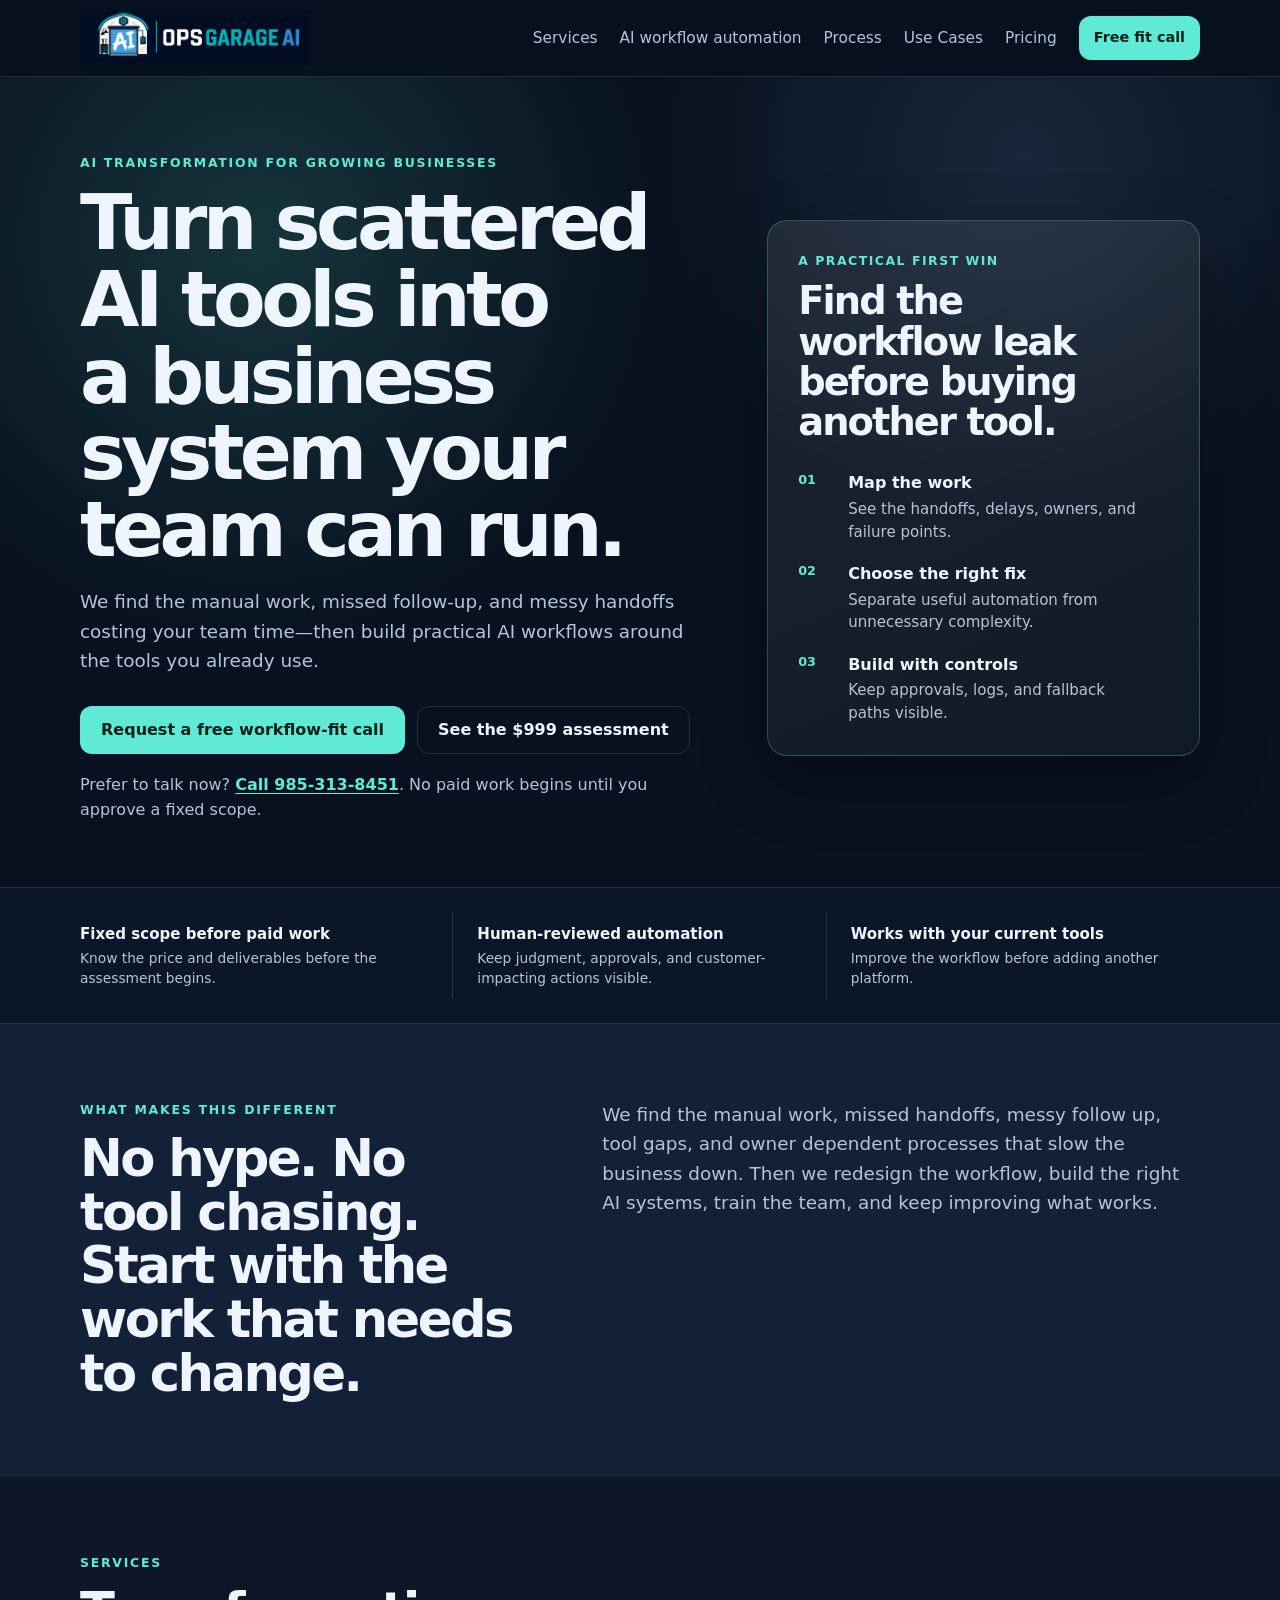
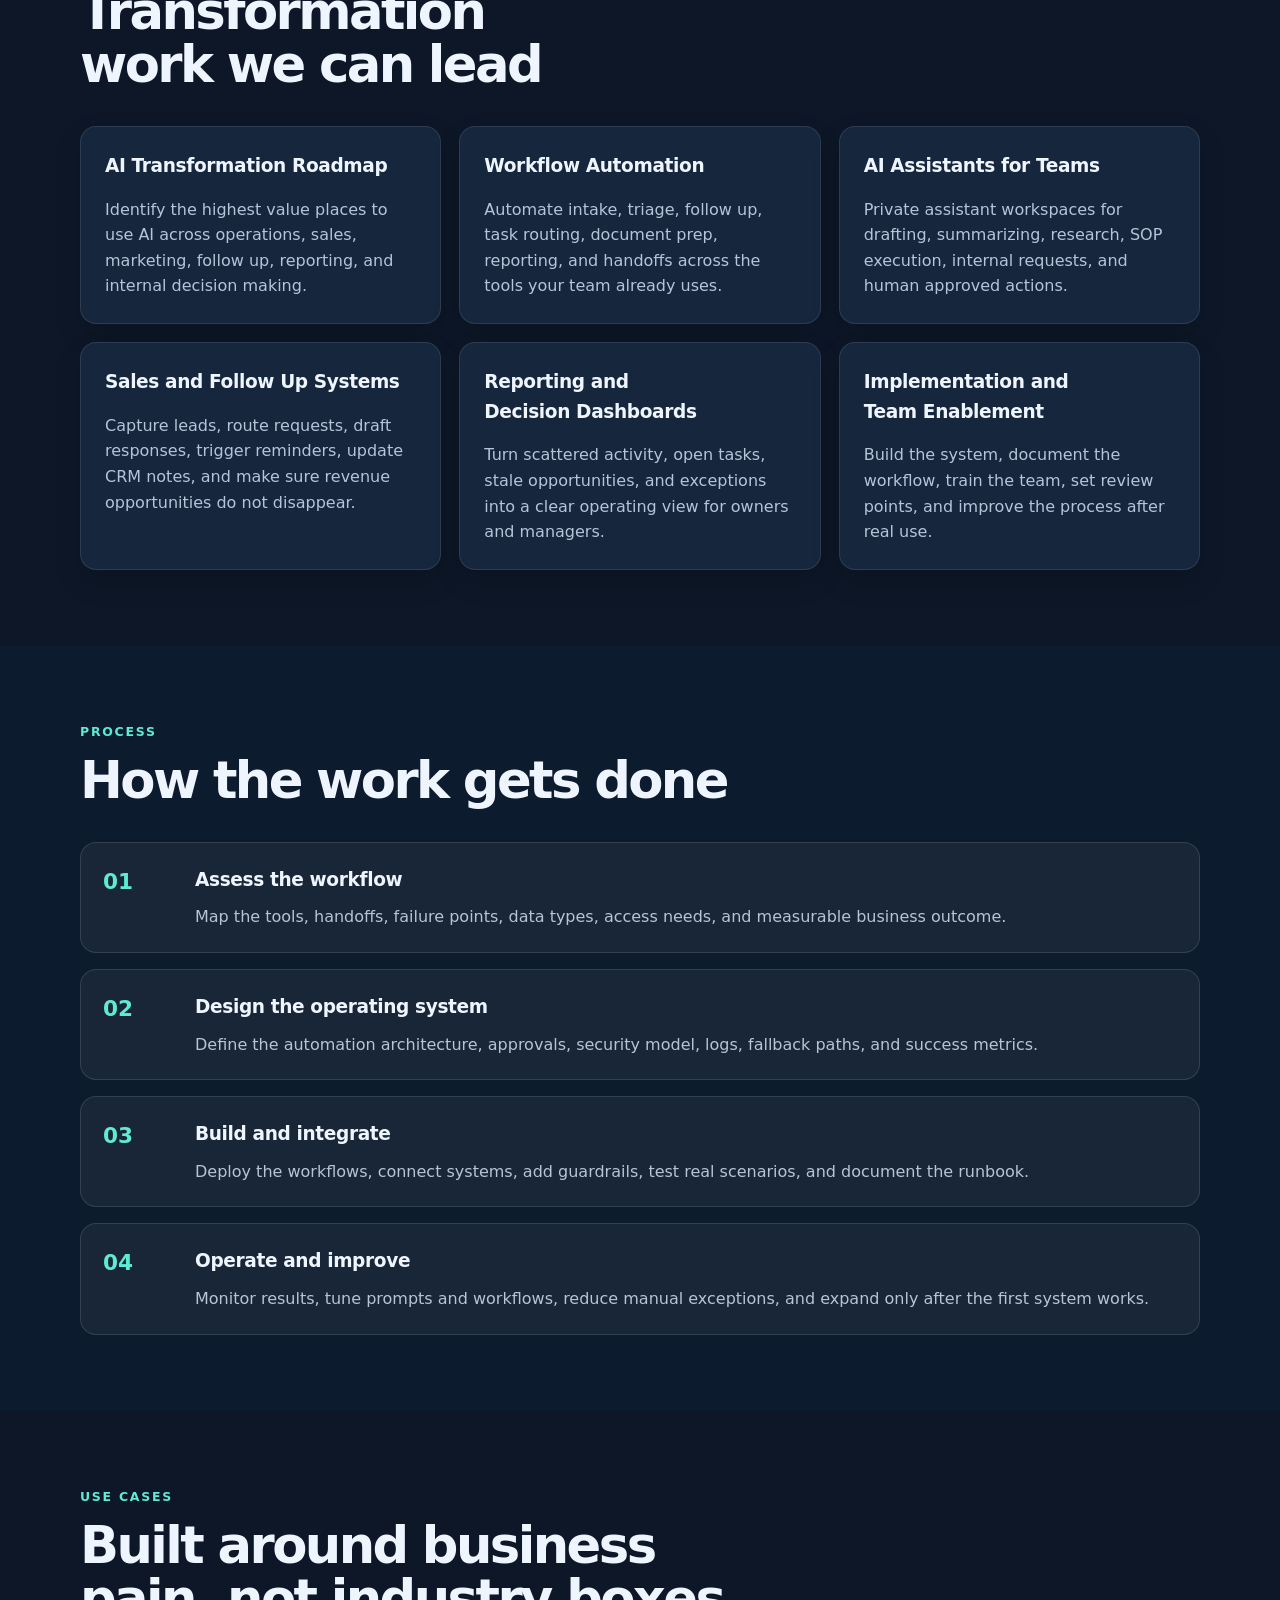
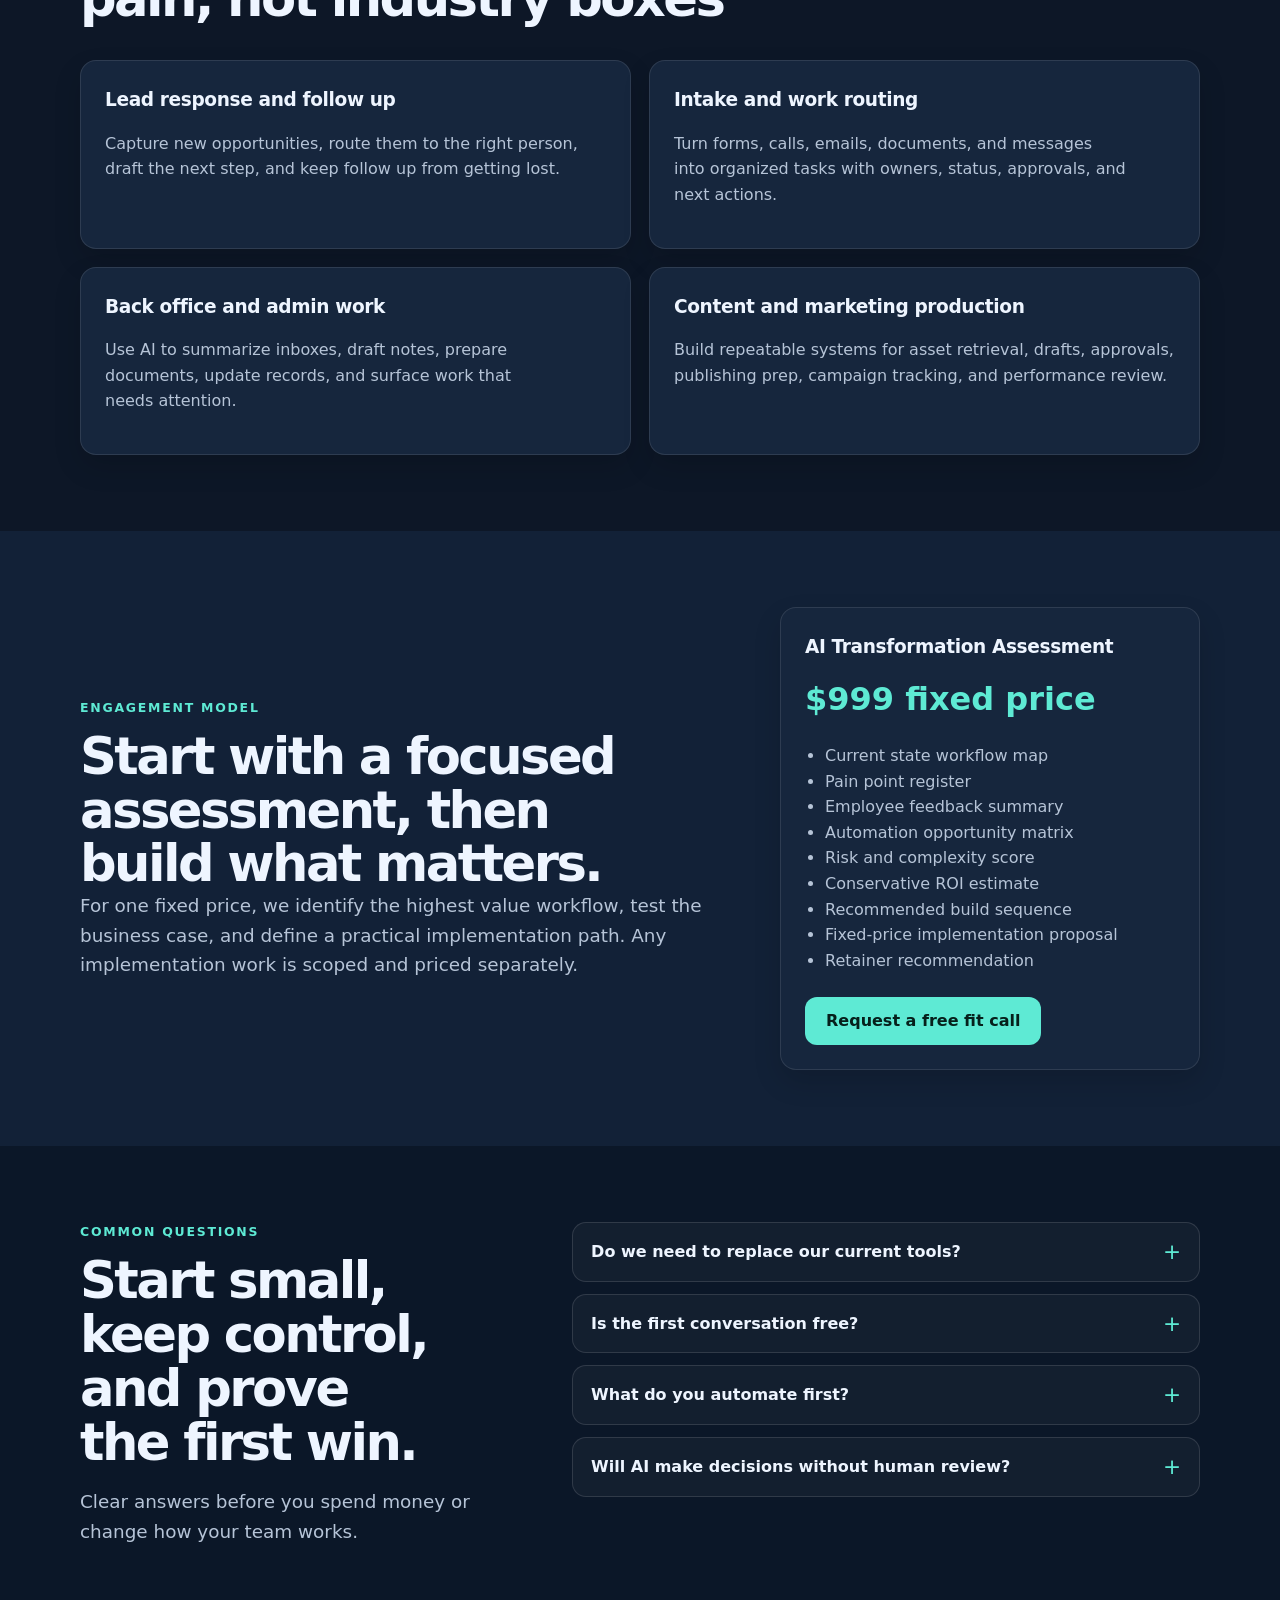
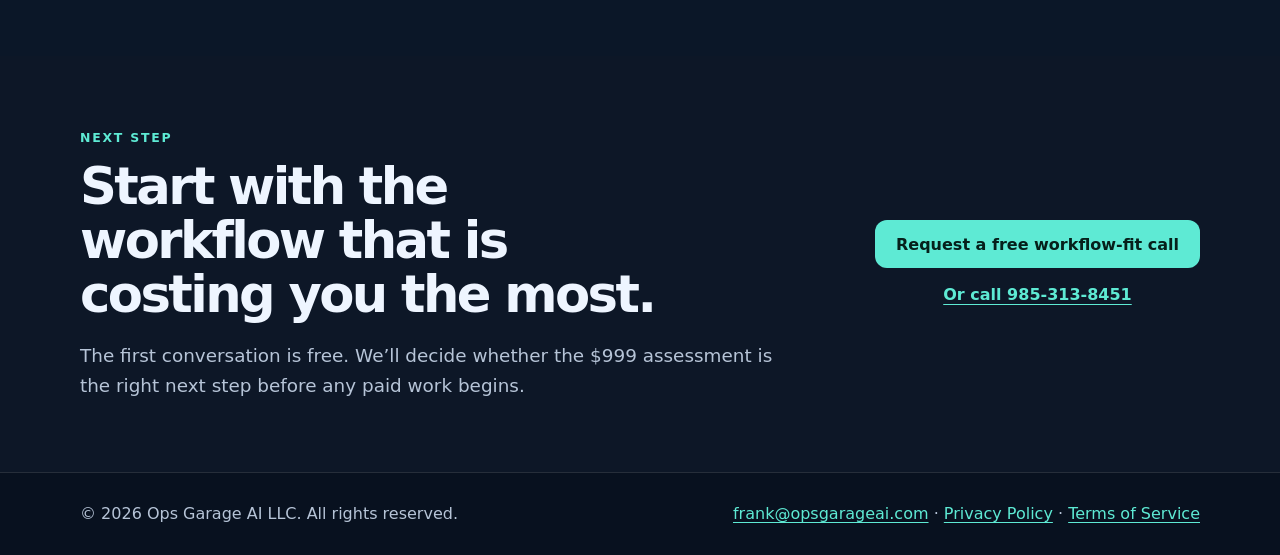
<file: index.html>
<!doctype html>
<html lang="en">
<head>
  <meta charset="utf-8" />
  <meta name="viewport" content="width=device-width, initial-scale=1" />
  <meta name="google-site-verification" content="mQgVobrRwaifWNq5fAiCYRyWXBHVDDwwDziq0845NnU" />
  <title>Ops Garage AI | AI Transformation Partner for SMBs</title>
  <meta name="description" content="Ops Garage AI helps small to medium sized businesses turn AI, automation, and operational redesign into practical systems their teams can actually use." />
  <meta name="author" content="Ops Garage AI" />
  <meta property="og:title" content="Ops Garage AI" />
  <meta property="og:description" content="AI transformation partner for small to medium sized businesses that need clearer workflows, practical automation priorities, and systems their teams can actually use." />
  <meta property="og:type" content="website" />
  <meta property="og:url" content="https://opsgarageai.com" />
  <meta property="og:image" content="https://opsgarageai.com/assets/og-image.png" />
  <meta property="og:image:width" content="1200" />
  <meta property="og:image:height" content="630" />
  <meta property="og:image:alt" content="Ops Garage AI — practical AI systems for growing businesses" />
  <meta name="twitter:card" content="summary_large_image" />
  <meta name="twitter:title" content="Ops Garage AI | AI Transformation Partner for SMBs" />
  <meta name="twitter:description" content="Turn scattered AI tools and manual work into practical business systems your team can use." />
  <meta name="twitter:image" content="https://opsgarageai.com/assets/og-image.png" />
  <meta name="twitter:image:alt" content="Ops Garage AI — practical AI systems for growing businesses" />
  <link rel="canonical" href="https://opsgarageai.com/" />
  <script type="application/ld+json">
  {
    "@context": "https://schema.org",
    "@graph": [
      {
        "@type": "ProfessionalService",
        "@id": "https://opsgarageai.com/#business",
        "name": "Ops Garage AI",
        "legalName": "Ops Garage AI LLC",
        "url": "https://opsgarageai.com/",
        "telephone": "+1-985-313-8451",
        "email": "frank@opsgarageai.com",
        "areaServed": "United States",
        "description": "AI transformation partner helping small to medium sized businesses connect tools, reduce manual work, improve follow up, and make operations visible.",
        "founder": { "@type": "Person", "name": "Frank Garcia" },
        "sameAs": ["https://github.com/239frank/opsgarageai-site"]
      },
      {
        "@type": "Service",
        "name": "AI Operations Assessment",
        "provider": { "@id": "https://opsgarageai.com/#business" },
        "serviceType": "AI workflow and operations assessment",
        "description": "A fixed price assessment that maps current workflows, identifies pain points and automation opportunities, estimates conservative ROI, and defines a prioritized implementation path.",
        "offers": {
          "@type": "Offer",
          "price": "999",
          "priceCurrency": "USD",
          "url": "https://opsgarageai.com/#pricing"
        }
      },
      {
        "@type": "FAQPage",
        "@id": "https://opsgarageai.com/#faq",
        "mainEntity": [
          {
            "@type": "Question",
            "name": "Do we need to replace our current tools?",
            "acceptedAnswer": {
              "@type": "Answer",
              "text": "Usually no. Ops Garage AI starts with the tools your team already uses, then recommends changes only where a real workflow gap justifies them."
            }
          },
          {
            "@type": "Question",
            "name": "Is the first conversation free?",
            "acceptedAnswer": {
              "@type": "Answer",
              "text": "Yes. The first workflow-fit conversation is free. The $999 assessment begins only after you agree to its fixed scope."
            }
          },
          {
            "@type": "Question",
            "name": "What do you automate first?",
            "acceptedAnswer": {
              "@type": "Answer",
              "text": "We start with one costly workflow such as lead response, intake, quoting, approvals, handoffs, reporting, or follow-up. The goal is one measurable operating win before a larger build."
            }
          },
          {
            "@type": "Question",
            "name": "Will AI make decisions without human review?",
            "acceptedAnswer": {
              "@type": "Answer",
              "text": "Not where judgment, risk, or customer impact requires a person. Human approval points, logs, fallback paths, and access controls are designed into the workflow."
            }
          }
        ]
      }
    ]
  }
  </script>
  <link rel="icon" href="/assets/favicon.svg" type="image/svg+xml" />
  <link rel="stylesheet" href="/styles.css?v=20260808-conversion2" />
</head>
<body class="home-page">
  <a class="skip-link" href="#main">Skip to content</a>

  <header class="site-header">
    <nav class="nav container" aria-label="Main navigation">
      <a class="brand" href="#top" aria-label="Ops Garage AI home">
        <img class="brand-lockup" src="/assets/ops-garage-ai-logo.png?v=20260720-clean1" alt="Ops Garage AI" />
      </a>
      <button class="nav-toggle" type="button" aria-expanded="false" aria-controls="nav-menu">
        <span class="sr-only">Open navigation</span>
        <span></span><span></span><span></span>
      </button>
      <div class="nav-menu" id="nav-menu">
        <a href="#services">Services</a>
        <a href="/ai-workflow-automation/">AI workflow automation</a>
        <a href="#process">Process</a>
        <a href="#use-cases">Use Cases</a>
        <a href="#pricing">Pricing</a>
        <a class="button button-small" data-cta="home_nav_review" href="/ops-snapshot/?utm_source=website&utm_medium=homepage&utm_campaign=ops_snapshot&utm_content=nav_primary&cta=home_nav_review">Free fit call</a>
      </div>
    </nav>
  </header>

  <main id="main">
    <section class="hero" id="top">
      <div class="container hero-grid">
        <div class="hero-copy">
          <p class="eyebrow">AI transformation for growing businesses</p>
          <h1>Turn scattered AI tools into a business system your team can run.</h1>
          <p class="hero-subtitle">We find the manual work, missed follow-up, and messy handoffs costing your team time—then build practical AI workflows around the tools you already use.</p>
          <div class="hero-actions">
            <a class="button" data-cta="home_free_workflow_review" href="/ops-snapshot/?utm_source=website&utm_medium=homepage&utm_campaign=ops_snapshot&utm_content=hero_primary&cta=home_free_workflow_review">Request a free workflow-fit call</a>
            <a class="button button-secondary" data-cta="home_pricing" href="#pricing">See the $999 assessment</a>
          </div>
          <p class="phone-cta">Prefer to talk now? <a data-cta="home_hero_phone" href="tel:+19853138451">Call 985-313-8451</a>. No paid work begins until you approve a fixed scope.</p>
        </div>
        <aside class="hero-card" aria-label="A practical first win">
          <div class="outcome-card">
            <p class="outcome-kicker">A practical first win</p>
            <h2>Find the workflow leak before buying another tool.</h2>
            <ol class="outcome-list">
              <li><span>01</span><div><strong>Map the work</strong><small>See the handoffs, delays, owners, and failure points.</small></div></li>
              <li><span>02</span><div><strong>Choose the right fix</strong><small>Separate useful automation from unnecessary complexity.</small></div></li>
              <li><span>03</span><div><strong>Build with controls</strong><small>Keep approvals, logs, and fallback paths visible.</small></div></li>
            </ol>
          </div>
        </aside>
      </div>
    </section>

    <section class="assurance-section" aria-label="How Ops Garage AI works">
      <div class="container assurance-grid">
        <div><strong>Fixed scope before paid work</strong><span>Know the price and deliverables before the assessment begins.</span></div>
        <div><strong>Human-reviewed automation</strong><span>Keep judgment, approvals, and customer-impacting actions visible.</span></div>
        <div><strong>Works with your current tools</strong><span>Improve the workflow before adding another platform.</span></div>
      </div>
    </section>

    <section class="section section-muted">
      <div class="container split">
        <div>
          <p class="eyebrow">What makes this different</p>
          <h2>No hype. No tool chasing. Start with the work that needs to change.</h2>
        </div>
        <p class="lead">We find the manual work, missed handoffs, messy follow up, tool gaps, and owner dependent processes that slow the business down. Then we redesign the workflow, build the right AI systems, train the team, and keep improving what works.</p>
      </div>
    </section>

    <section class="section" id="services">
      <div class="container">
        <div class="section-heading">
          <p class="eyebrow">Services</p>
          <h2>Transformation work we can lead</h2>
        </div>
        <div class="cards cards-3">
          <article class="card">
            <h3>AI Transformation Roadmap</h3>
            <p>Identify the highest value places to use AI across operations, sales, marketing, follow up, reporting, and internal decision making.</p>
          </article>
          <article class="card">
            <h3><a href="/ai-workflow-automation/">Workflow Automation</a></h3>
            <p>Automate intake, triage, follow up, task routing, document prep, reporting, and handoffs across the tools your team already uses.</p>
          </article>
          <article class="card">
            <h3>AI Assistants for Teams</h3>
            <p>Private assistant workspaces for drafting, summarizing, research, SOP execution, internal requests, and human approved actions.</p>
          </article>
          <article class="card">
            <h3>Sales and Follow Up Systems</h3>
            <p>Capture leads, route requests, draft responses, trigger reminders, update CRM notes, and make sure revenue opportunities do not disappear.</p>
          </article>
          <article class="card">
            <h3>Reporting and Decision Dashboards</h3>
            <p>Turn scattered activity, open tasks, stale opportunities, and exceptions into a clear operating view for owners and managers.</p>
          </article>
          <article class="card">
            <h3>Implementation and Team Enablement</h3>
            <p>Build the system, document the workflow, train the team, set review points, and improve the process after real use.</p>
          </article>
        </div>
      </div>
    </section>

    <section class="section section-dark" id="process">
      <div class="container">
        <div class="section-heading">
          <p class="eyebrow">Process</p>
          <h2>How the work gets done</h2>
        </div>
        <ol class="timeline">
          <li>
            <span>01</span>
            <div>
              <h3>Assess the workflow</h3>
              <p>Map the tools, handoffs, failure points, data types, access needs, and measurable business outcome.</p>
            </div>
          </li>
          <li>
            <span>02</span>
            <div>
              <h3>Design the operating system</h3>
              <p>Define the automation architecture, approvals, security model, logs, fallback paths, and success metrics.</p>
            </div>
          </li>
          <li>
            <span>03</span>
            <div>
              <h3>Build and integrate</h3>
              <p>Deploy the workflows, connect systems, add guardrails, test real scenarios, and document the runbook.</p>
            </div>
          </li>
          <li>
            <span>04</span>
            <div>
              <h3>Operate and improve</h3>
              <p>Monitor results, tune prompts and workflows, reduce manual exceptions, and expand only after the first system works.</p>
            </div>
          </li>
        </ol>
      </div>
    </section>

    <section class="section" id="use-cases">
      <div class="container">
        <div class="section-heading">
          <p class="eyebrow">Use cases</p>
          <h2>Built around business pain, not industry boxes</h2>
        </div>
        <div class="feature-grid">
          <article>
            <h3>Lead response and follow up</h3>
            <p>Capture new opportunities, route them to the right person, draft the next step, and keep follow up from getting lost.</p>
          </article>
          <article>
            <h3>Intake and work routing</h3>
            <p>Turn forms, calls, emails, documents, and messages into organized tasks with owners, status, approvals, and next actions.</p>
          </article>
          <article>
            <h3>Back office and admin work</h3>
            <p>Use AI to summarize inboxes, draft notes, prepare documents, update records, and surface work that needs attention.</p>
          </article>
          <article>
            <h3>Content and marketing production</h3>
            <p>Build repeatable systems for asset retrieval, drafts, approvals, publishing prep, campaign tracking, and performance review.</p>
          </article>
        </div>
      </div>
    </section>

    <section class="section section-muted" id="pricing">
      <div class="container pricing-grid">
        <div>
          <p class="eyebrow">Engagement model</p>
          <h2>Start with a focused assessment, then build what matters.</h2>
          <p class="lead">For one fixed price, we identify the highest value workflow, test the business case, and define a practical implementation path. Any implementation work is scoped and priced separately.</p>
        </div>
        <div class="pricing-card">
          <h3>AI Transformation Assessment</h3>
          <p class="price">$999 fixed price</p>
          <ul>
            <li>Current state workflow map</li>
            <li>Pain point register</li>
            <li>Employee feedback summary</li>
            <li>Automation opportunity matrix</li>
            <li>Risk and complexity score</li>
            <li>Conservative ROI estimate</li>
            <li>Recommended build sequence</li>
            <li>Fixed-price implementation proposal</li>
            <li>Retainer recommendation</li>
          </ul>
          <a class="button" data-cta="home_pricing_callback" href="/intake/?utm_source=website&utm_medium=homepage&utm_campaign=assessment&utm_content=pricing_card&cta=home_pricing_callback">Request a free fit call</a>
        </div>
      </div>
    </section>

    <section class="section faq-section" id="faq">
      <div class="container faq-grid">
        <div class="section-heading">
          <p class="eyebrow">Common questions</p>
          <h2>Start small, keep control, and prove the first win.</h2>
          <p class="lead">Clear answers before you spend money or change how your team works.</p>
        </div>
        <div class="faq-list">
          <details>
            <summary>Do we need to replace our current tools?</summary>
            <p>Usually no. We start with the tools your team already uses, then recommend changes only where a real workflow gap justifies them.</p>
          </details>
          <details>
            <summary>Is the first conversation free?</summary>
            <p>Yes. The first workflow-fit conversation is free. The $999 assessment begins only after you agree to its fixed scope.</p>
          </details>
          <details>
            <summary>What do you automate first?</summary>
            <p>We start with one costly workflow—lead response, intake, quoting, approvals, handoffs, reporting, or follow-up—and define one measurable operating win.</p>
          </details>
          <details>
            <summary>Will AI make decisions without human review?</summary>
            <p>Not where judgment, risk, or customer impact requires a person. Human approval points, logs, fallback paths, and access controls are designed into the workflow.</p>
          </details>
        </div>
      </div>
    </section>

    <section class="section contact section-contact" id="contact">
      <div class="container contact-panel">
        <div class="contact-copy">
          <p class="eyebrow">Next step</p>
          <h2>Start with the workflow that is costing you the most.</h2>
          <p class="lead">The first conversation is free. We’ll decide whether the $999 assessment is the right next step before any paid work begins.</p>
        </div>
        <div class="contact-actions">
          <a class="button" data-cta="home_bottom_review" href="/ops-snapshot/?utm_source=website&utm_medium=homepage&utm_campaign=ops_snapshot&utm_content=bottom_primary&cta=home_bottom_review">Request a free workflow-fit call</a>
          <a class="contact-call-link" data-cta="home_bottom_phone_link" href="tel:+19853138451">Or call 985-313-8451</a>
        </div>
      </div>
    </section>
  </main>

  <footer class="site-footer">
    <div class="container footer-grid">
      <p>© <span id="year"></span> Ops Garage AI LLC. All rights reserved.</p>
      <p><!--email_off--><a href="mailto:frank@opsgarageai.com">frank@opsgarageai.com</a><!--/email_off--> <span aria-hidden="true">·</span> <a href="/privacy/">Privacy Policy</a> <span aria-hidden="true">·</span> <a href="/terms/">Terms of Service</a></p>
    </div>
  </footer>

  <a class="mobile-call-button" data-cta="home_mobile_review" href="/ops-snapshot/?utm_source=website&utm_medium=homepage&utm_campaign=ops_snapshot&utm_content=mobile_sticky&cta=home_mobile_review">Request a free workflow-fit call</a>

  <script src="/app.js?v=20260801-analytics" defer></script>
</body>
</html>
</file>
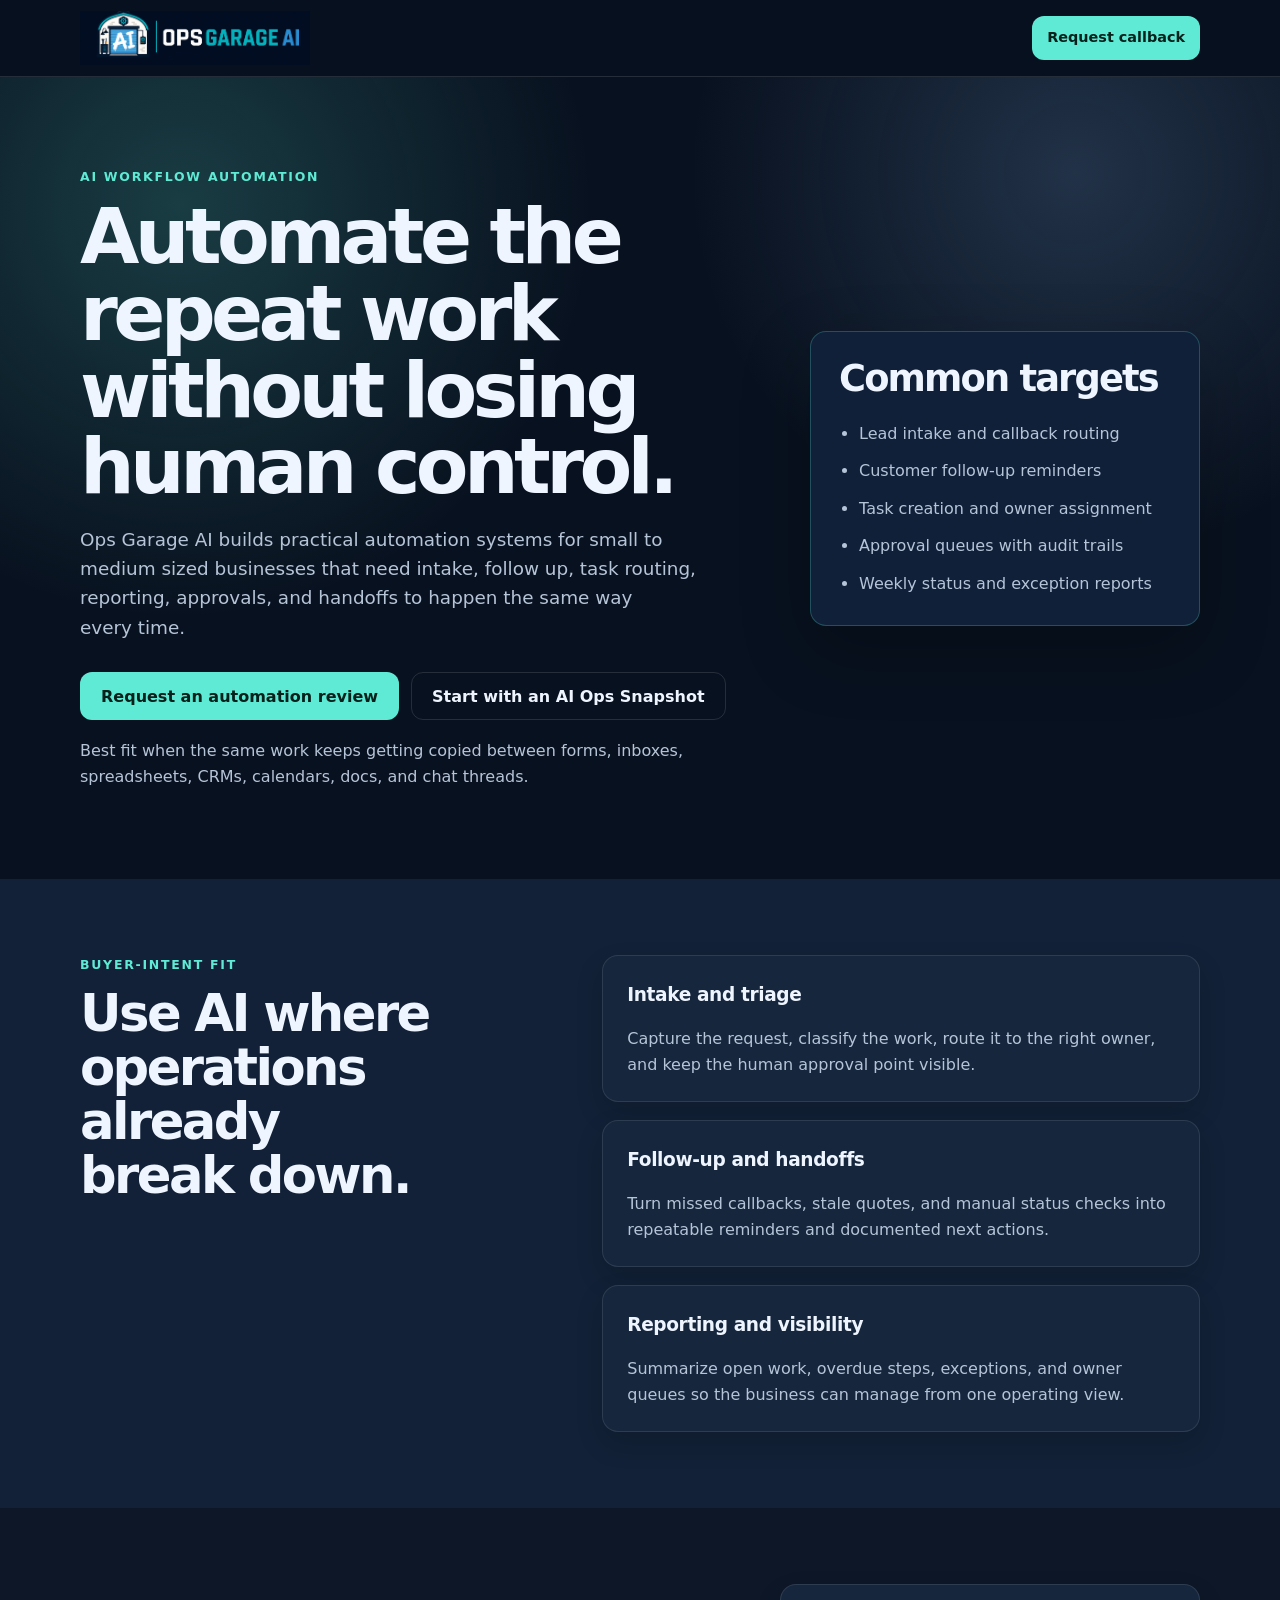
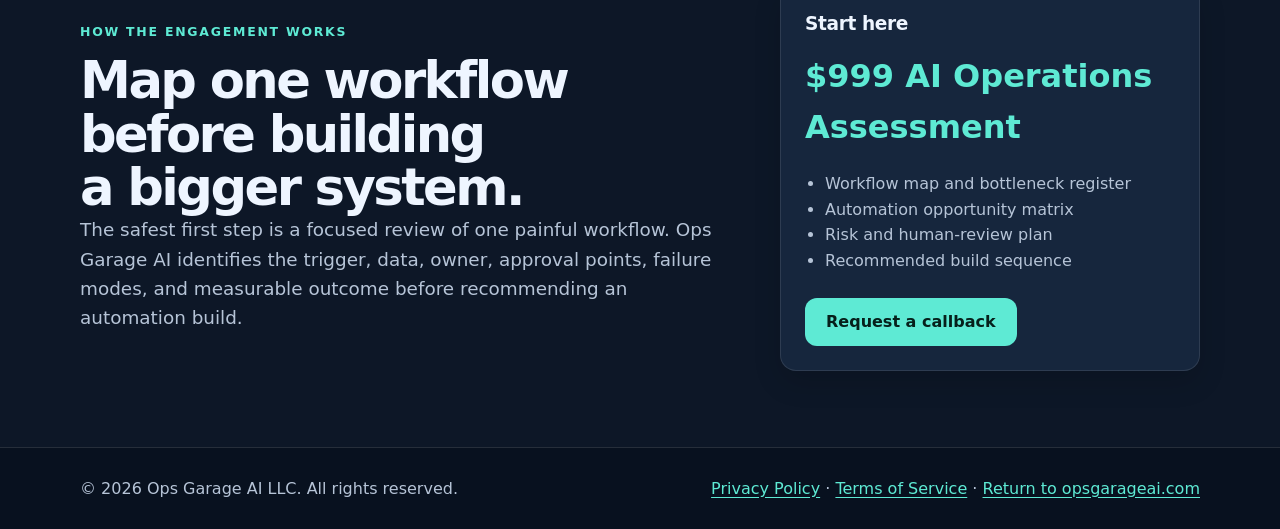
<file: ai-workflow-automation/index.html>
<!doctype html>
<html lang="en">
<head>
  <meta charset="utf-8" />
  <meta name="viewport" content="width=device-width, initial-scale=1" />
  <title>AI Workflow Automation for SMBs | Ops Garage AI</title>
  <meta name="description" content="Practical AI workflow automation for small to medium sized businesses: intake, follow up, task routing, reporting, approvals, and human reviewed operations systems." />
  <link rel="canonical" href="https://opsgarageai.com/ai-workflow-automation/" />
  <link rel="icon" href="/assets/favicon.svg" type="image/svg+xml" />
  <link rel="stylesheet" href="/styles.css?v=20260808-conversion2" />
  <script type="application/ld+json">
  {
    "@context": "https://schema.org",
    "@type": "Service",
    "name": "AI Workflow Automation for SMBs",
    "provider": {
      "@type": "ProfessionalService",
      "name": "Ops Garage AI",
      "url": "https://opsgarageai.com/"
    },
    "areaServed": "United States",
    "serviceType": "AI workflow automation",
    "description": "AI assisted workflow automation for intake, follow up, routing, approvals, reporting, and small to medium sized business operations.",
    "url": "https://opsgarageai.com/ai-workflow-automation/"
  }
  </script>
</head>
<body class="campaign-page">
  <a class="skip-link" href="#main">Skip to content</a>
  <header class="site-header">
    <nav class="nav container" aria-label="Main navigation">
      <a class="brand" href="/" aria-label="Ops Garage AI home">
        <img class="brand-lockup" src="/assets/ops-garage-ai-logo.png?v=20260720-clean1" alt="Ops Garage AI" />
      </a>
      <a class="button button-small" data-cta="workflow_nav_intake" href="/intake/?utm_source=website&utm_medium=service_page&utm_campaign=ai_workflow_automation&utm_content=nav_callback&cta=workflow_nav_intake">Request callback</a>
    </nav>
  </header>

  <main id="main">
    <section class="campaign-hero">
      <div class="container campaign-grid">
        <div>
          <p class="eyebrow">AI workflow automation</p>
          <h1>Automate the repeat work without losing human control.</h1>
          <p class="hero-subtitle">Ops Garage AI builds practical automation systems for small to medium sized businesses that need intake, follow up, task routing, reporting, approvals, and handoffs to happen the same way every time.</p>
          <div class="hero-actions">
            <a class="button" data-cta="workflow_primary_intake" href="/intake/?utm_source=website&utm_medium=service_page&utm_campaign=ai_workflow_automation&utm_content=hero_primary&cta=workflow_primary_intake">Request an automation review</a>
            <a class="button button-secondary" data-cta="workflow_snapshot" href="/ops-snapshot/?utm_source=website&utm_medium=service_page&utm_campaign=ai_workflow_automation&utm_content=hero_secondary&cta=workflow_snapshot">Start with an AI Ops Snapshot</a>
          </div>
          <p class="phone-cta">Best fit when the same work keeps getting copied between forms, inboxes, spreadsheets, CRMs, calendars, docs, and chat threads.</p>
        </div>
        <aside class="snapshot-card" aria-label="Common automation targets">
          <h2>Common targets</h2>
          <ul>
            <li>Lead intake and callback routing</li>
            <li>Customer follow-up reminders</li>
            <li>Task creation and owner assignment</li>
            <li>Approval queues with audit trails</li>
            <li>Weekly status and exception reports</li>
          </ul>
        </aside>
      </div>
    </section>

    <section class="section section-muted">
      <div class="container split">
        <div>
          <p class="eyebrow">Buyer-intent fit</p>
          <h2>Use AI where operations already break down.</h2>
        </div>
        <div class="cards">
          <article class="card">
            <h3>Intake and triage</h3>
            <p>Capture the request, classify the work, route it to the right owner, and keep the human approval point visible.</p>
          </article>
          <article class="card">
            <h3>Follow-up and handoffs</h3>
            <p>Turn missed callbacks, stale quotes, and manual status checks into repeatable reminders and documented next actions.</p>
          </article>
          <article class="card">
            <h3>Reporting and visibility</h3>
            <p>Summarize open work, overdue steps, exceptions, and owner queues so the business can manage from one operating view.</p>
          </article>
        </div>
      </div>
    </section>

    <section class="section">
      <div class="container pricing-grid">
        <div>
          <p class="eyebrow">How the engagement works</p>
          <h2>Map one workflow before building a bigger system.</h2>
          <p class="lead">The safest first step is a focused review of one painful workflow. Ops Garage AI identifies the trigger, data, owner, approval points, failure modes, and measurable outcome before recommending an automation build.</p>
        </div>
        <div class="pricing-card">
          <h3>Start here</h3>
          <p class="price">$999 AI Operations Assessment</p>
          <ul>
            <li>Workflow map and bottleneck register</li>
            <li>Automation opportunity matrix</li>
            <li>Risk and human-review plan</li>
            <li>Recommended build sequence</li>
          </ul>
          <a class="button" data-cta="workflow_bottom_intake" href="/intake/?utm_source=website&utm_medium=service_page&utm_campaign=ai_workflow_automation&utm_content=bottom_cta&cta=workflow_bottom_intake">Request a callback</a>
        </div>
      </div>
    </section>
  </main>

  <footer class="site-footer"><div class="container footer-grid"><p>© <span id="year"></span> Ops Garage AI LLC. All rights reserved.</p><p><a href="/privacy/">Privacy Policy</a> <span aria-hidden="true">·</span> <a href="/terms/">Terms of Service</a> <span aria-hidden="true">·</span> <a href="/">Return to opsgarageai.com</a></p></div></footer>
  <script src="/app.js?v=20260801-analytics" defer></script>
</body>
</html>
</file>
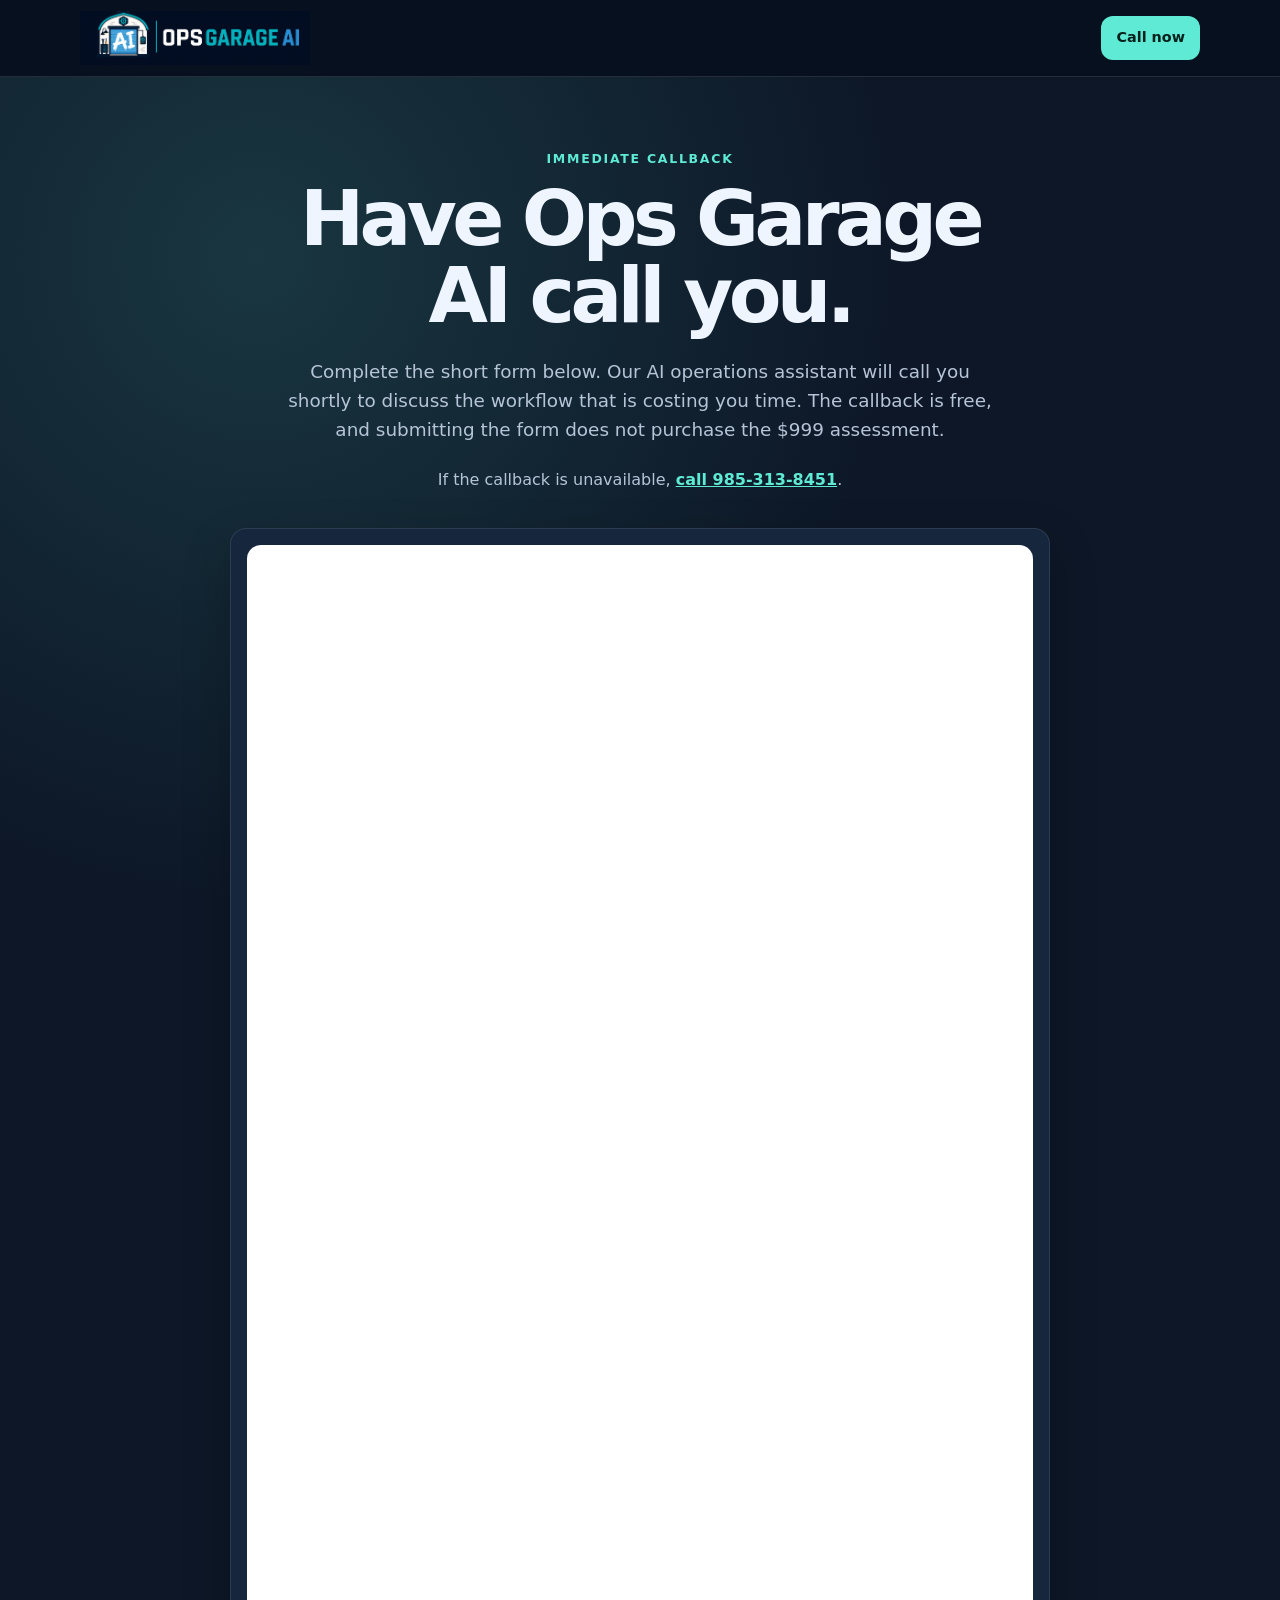
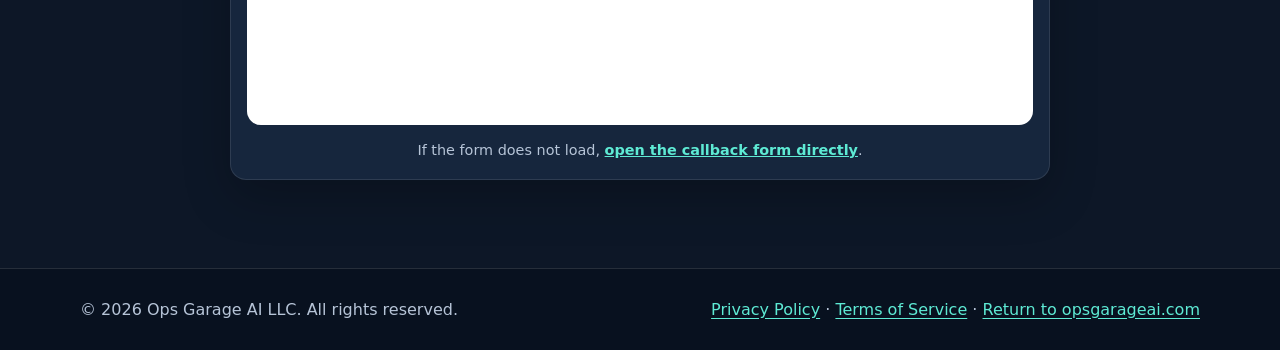
<file: intake/index.html>
<!doctype html>
<html lang="en">
<head>
  <meta charset="utf-8" />
  <meta name="viewport" content="width=device-width, initial-scale=1" />
  <title>Call Me Now | Ops Garage AI</title>
  <meta name="description" content="Request an immediate callback from Ops Garage AI and learn whether the $999 AI Operations Assessment is right for your business." />
  <link rel="canonical" href="https://opsgarageai.com/intake/" />
  <link rel="icon" href="/assets/ops-garage-mark.svg" type="image/svg+xml" />
  <link rel="stylesheet" href="/styles.css?v=20260808-conversion2" />
</head>
<body class="intake-page">
  <header class="site-header">
    <nav class="nav container" aria-label="Main navigation">
      <a class="brand" href="/" aria-label="Ops Garage AI home">
        <img class="brand-lockup" src="/assets/ops-garage-ai-logo.png?v=20260720-clean1" alt="Ops Garage AI" />
      </a>
      <a class="button button-small" data-cta="intake_nav_call" href="tel:+19853138451">Call now</a>
    </nav>
  </header>
  <main class="intake-main">
    <section class="intake-intro container">
      <p class="eyebrow">Immediate callback</p>
      <h1>Have Ops Garage AI call you.</h1>
      <p class="lead">Complete the short form below. Our AI operations assistant will call you shortly to discuss the workflow that is costing you time. The callback is free, and submitting the form does not purchase the $999 assessment.</p>
      <p class="intake-call">If the callback is unavailable, <a data-cta="intake_intro_call" href="tel:+19853138451">call 985-313-8451</a>.</p>
    </section>
    <section class="intake-form-wrap container" aria-label="Immediate callback request form">
      <iframe title="Ops Garage AI immediate callback request form" src="https://docs.google.com/forms/d/e/1FAIpQLSf8U4UDgmTtu96R_cgo78-D8uC0j0BhH_tTmbEvpbp76ZMFcA/viewform?embedded=true">Loading the form...</iframe>
      <p class="form-fallback">If the form does not load, <a href="https://forms.gle/4zSgYHzt3N9sbsmP7" target="_blank" rel="noopener">open the callback form directly</a>.</p>
    </section>
  </main>
  <footer class="site-footer"><div class="container footer-grid"><p>© <span id="year"></span> Ops Garage AI LLC. All rights reserved.</p><p><a href="/privacy/">Privacy Policy</a> <span aria-hidden="true">·</span> <a href="/terms/">Terms of Service</a> <span aria-hidden="true">·</span> <a href="/">Return to opsgarageai.com</a></p></div></footer>
  <script src="/app.js?v=20260801-analytics" defer></script>
</body>
</html>
</file>
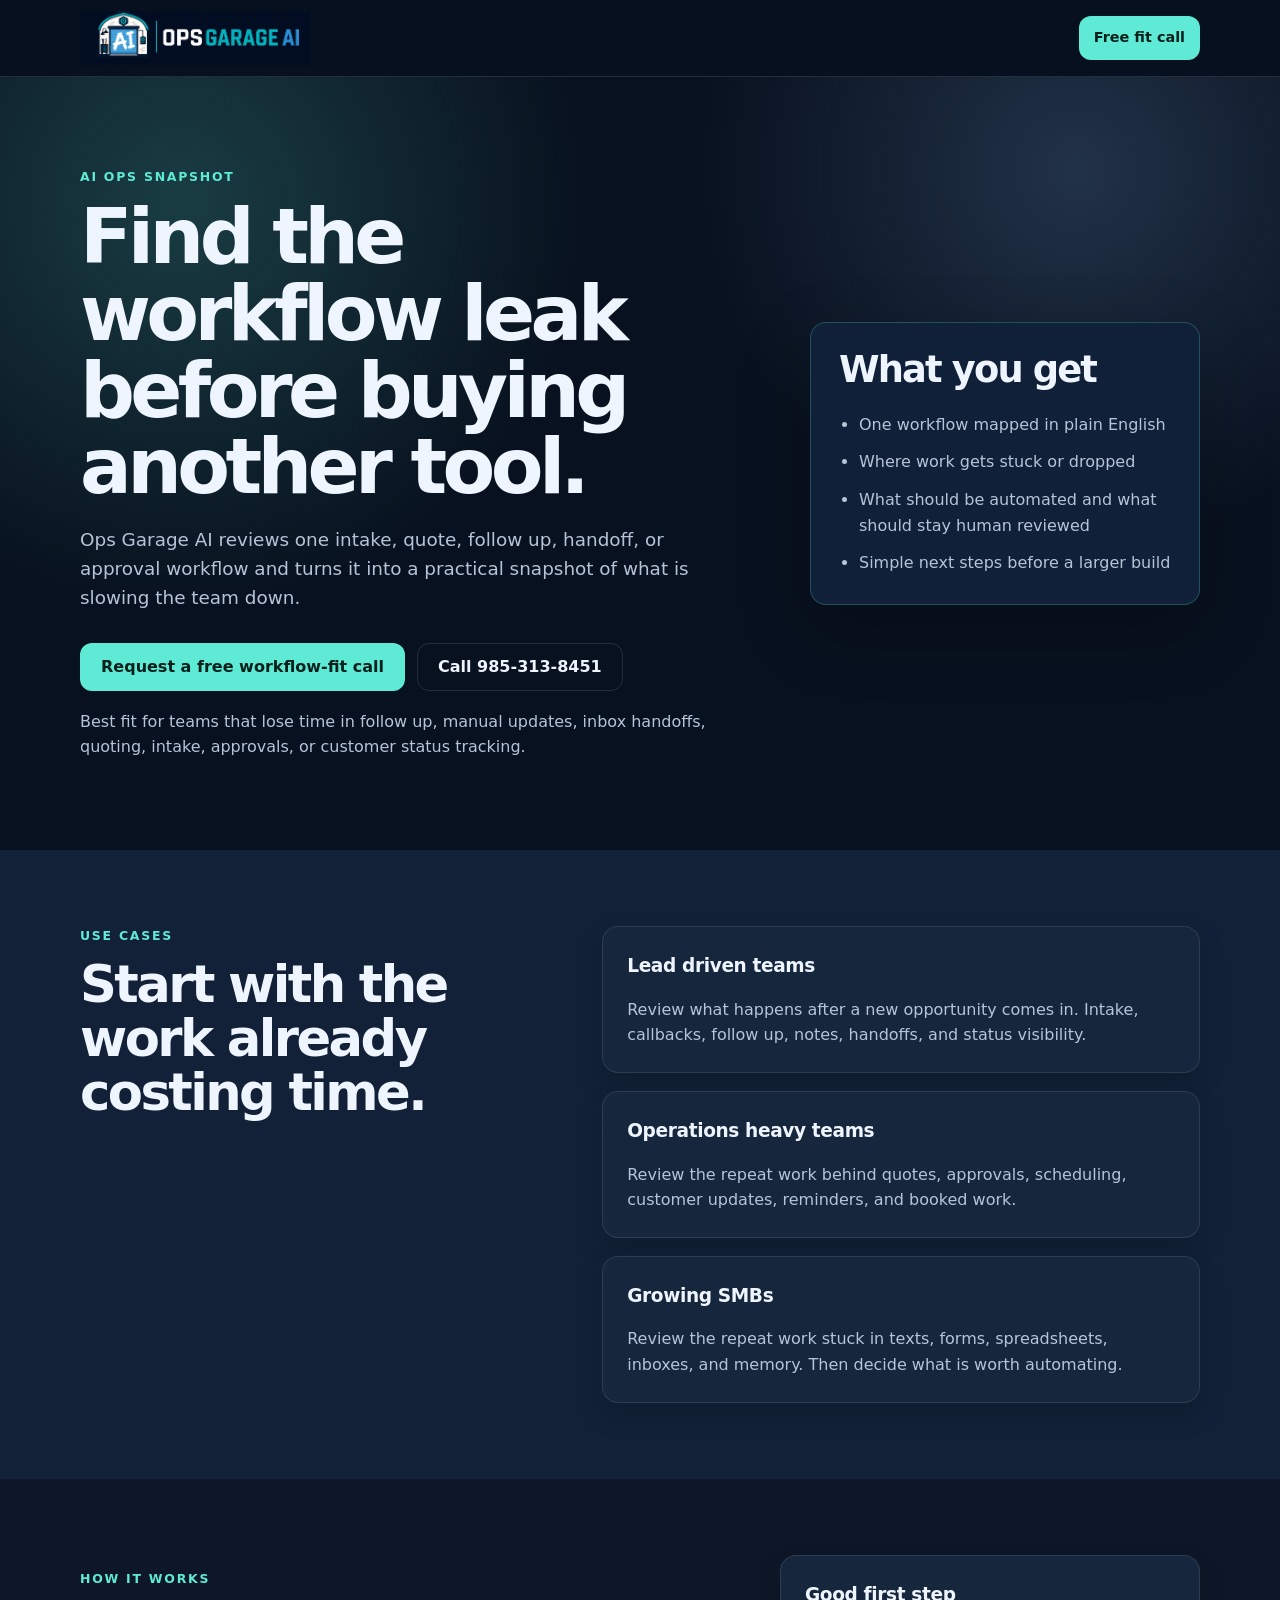
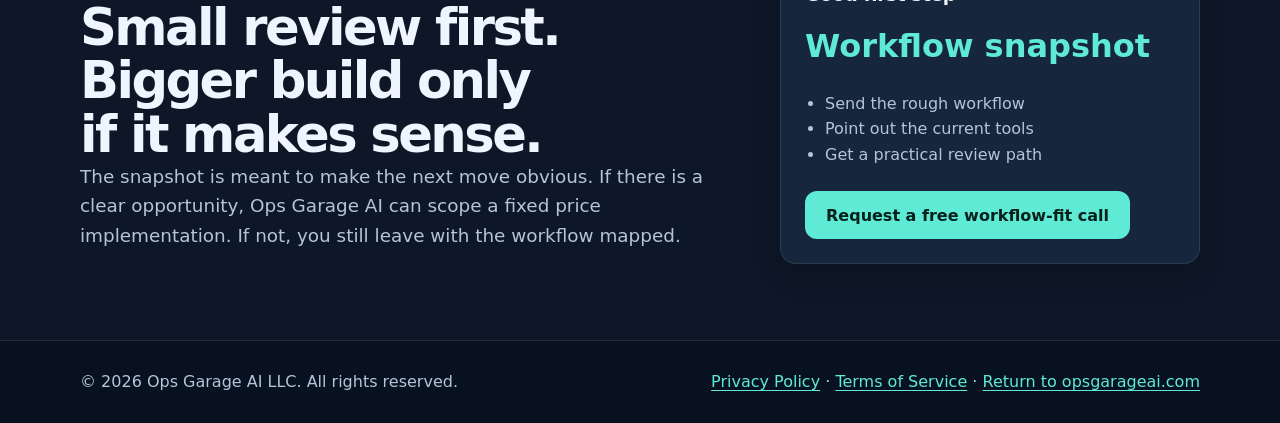
<file: ops-snapshot/index.html>
<!doctype html>
<html lang="en">
<head>
  <meta charset="utf-8" />
  <meta name="viewport" content="width=device-width, initial-scale=1" />
  <title>AI Ops Snapshot | Ops Garage AI</title>
  <meta name="description" content="Get a practical AI Ops Snapshot for intake, follow up, handoffs, approvals, reporting, and customer status workflows." />
  <link rel="canonical" href="https://opsgarageai.com/ops-snapshot/" />
  <link rel="icon" href="/assets/favicon.svg" type="image/svg+xml" />
  <link rel="stylesheet" href="/styles.css?v=20260808-conversion2" />
</head>
<body class="campaign-page">
  <a class="skip-link" href="#main">Skip to content</a>
  <header class="site-header">
    <nav class="nav container" aria-label="Main navigation">
      <a class="brand" href="/" aria-label="Ops Garage AI home">
        <img class="brand-lockup" src="/assets/ops-garage-ai-logo.png?v=20260720-clean1" alt="Ops Garage AI" />
      </a>
      <a class="button button-small" data-cta="snapshot_nav_intake" href="/intake/?utm_source=website&utm_medium=landing_page&utm_campaign=ops_snapshot&utm_content=nav_callback&cta=snapshot_nav_intake">Free fit call</a>
    </nav>
  </header>

  <main id="main">
    <section class="campaign-hero">
      <div class="container campaign-grid">
        <div>
          <p class="eyebrow">AI Ops Snapshot</p>
          <h1>Find the workflow leak before buying another tool.</h1>
          <p class="hero-subtitle">Ops Garage AI reviews one intake, quote, follow up, handoff, or approval workflow and turns it into a practical snapshot of what is slowing the team down.</p>
          <div class="hero-actions">
            <a class="button" data-cta="snapshot_primary_intake" href="/intake/?utm_source=website&utm_medium=landing_page&utm_campaign=ops_snapshot&utm_content=hero_primary&cta=snapshot_primary_intake">Request a free workflow-fit call</a>
            <a class="button button-secondary" data-cta="snapshot_phone" href="tel:+19853138451">Call 985-313-8451</a>
          </div>
          <p class="phone-cta">Best fit for teams that lose time in follow up, manual updates, inbox handoffs, quoting, intake, approvals, or customer status tracking.</p>
        </div>
        <aside class="snapshot-card" aria-label="What the snapshot includes">
          <h2>What you get</h2>
          <ul>
            <li>One workflow mapped in plain English</li>
            <li>Where work gets stuck or dropped</li>
            <li>What should be automated and what should stay human reviewed</li>
            <li>Simple next steps before a larger build</li>
          </ul>
        </aside>
      </div>
    </section>

    <section class="section section-muted">
      <div class="container split">
        <div>
          <p class="eyebrow">Use cases</p>
          <h2>Start with the work already costing time.</h2>
        </div>
        <div class="cards">
          <article class="card">
            <h3>Lead driven teams</h3>
            <p>Review what happens after a new opportunity comes in. Intake, callbacks, follow up, notes, handoffs, and status visibility.</p>
          </article>
          <article class="card">
            <h3>Operations heavy teams</h3>
            <p>Review the repeat work behind quotes, approvals, scheduling, customer updates, reminders, and booked work.</p>
          </article>
          <article class="card">
            <h3>Growing SMBs</h3>
            <p>Review the repeat work stuck in texts, forms, spreadsheets, inboxes, and memory. Then decide what is worth automating.</p>
          </article>
        </div>
      </div>
    </section>

    <section class="section">
      <div class="container pricing-grid">
        <div>
          <p class="eyebrow">How it works</p>
          <h2>Small review first. Bigger build only if it makes sense.</h2>
          <p class="lead">The snapshot is meant to make the next move obvious. If there is a clear opportunity, Ops Garage AI can scope a fixed price implementation. If not, you still leave with the workflow mapped.</p>
        </div>
        <div class="pricing-card">
          <h3>Good first step</h3>
          <p class="price">Workflow snapshot</p>
          <ul>
            <li>Send the rough workflow</li>
            <li>Point out the current tools</li>
            <li>Get a practical review path</li>
          </ul>
          <a class="button" data-cta="snapshot_bottom_intake" href="/intake/?utm_source=website&utm_medium=landing_page&utm_campaign=ops_snapshot&utm_content=bottom_cta&cta=snapshot_bottom_intake">Request a free workflow-fit call</a>
        </div>
      </div>
    </section>
  </main>

  <footer class="site-footer"><div class="container footer-grid"><p>© <span id="year"></span> Ops Garage AI LLC. All rights reserved.</p><p><a href="/privacy/">Privacy Policy</a> <span aria-hidden="true">·</span> <a href="/terms/">Terms of Service</a> <span aria-hidden="true">·</span> <a href="/">Return to opsgarageai.com</a></p></div></footer>
  <script src="/app.js?v=20260801-analytics" defer></script>
</body>
</html>
</file>
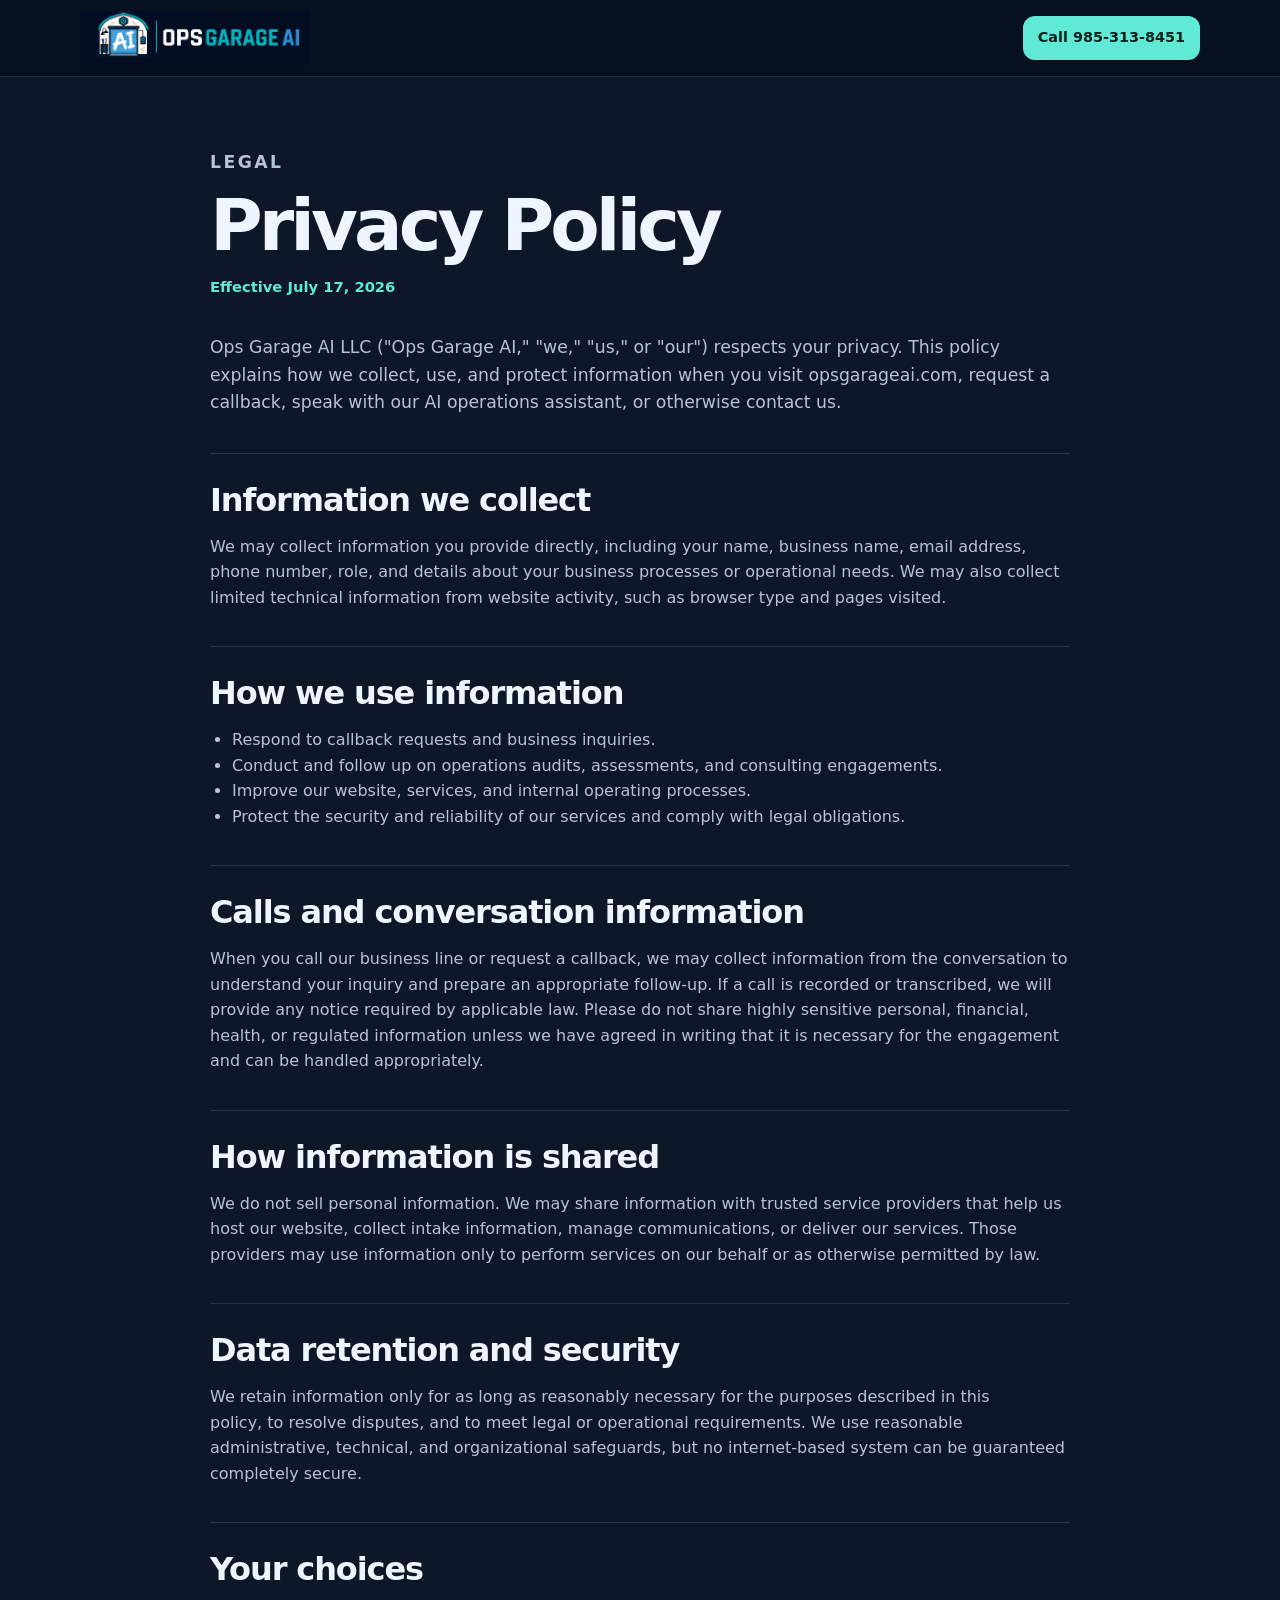
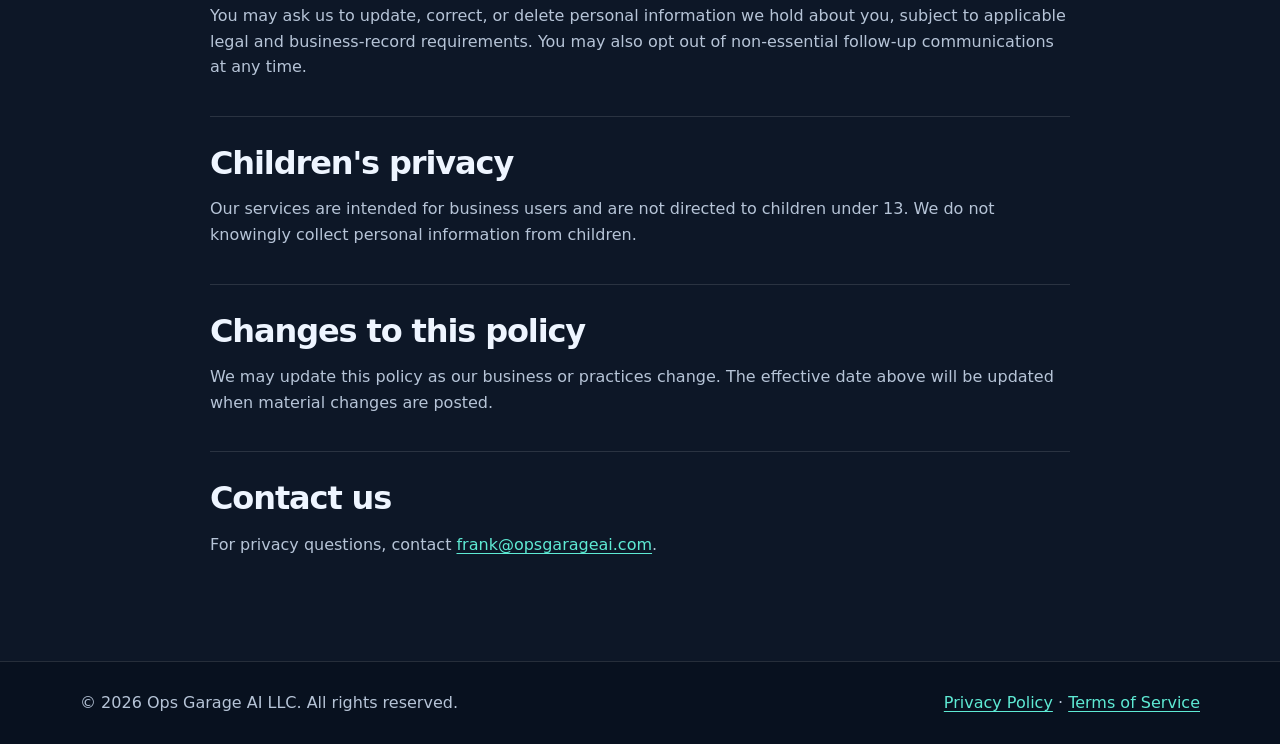
<file: privacy/index.html>
<!doctype html>
<html lang="en">
<head>
  <meta charset="utf-8" />
  <meta name="viewport" content="width=device-width, initial-scale=1" />
  <title>Privacy Policy | Ops Garage AI</title>
  <meta name="description" content="Privacy Policy for Ops Garage AI LLC." />
  <link rel="canonical" href="https://opsgarageai.com/privacy/" />
  <link rel="icon" href="/assets/ops-garage-mark.svg" type="image/svg+xml" />
  <link rel="stylesheet" href="/styles.css?v=20260808-conversion2" />
</head>
<body class="legal-page">
  <header class="site-header">
    <nav class="nav container" aria-label="Main navigation">
      <a class="brand" href="/" aria-label="Ops Garage AI home">
        <img class="brand-lockup" src="/assets/ops-garage-ai-logo.png?v=20260720-clean1" alt="Ops Garage AI" />
      </a>
      <a class="button button-small" href="tel:+19853138451">Call 985-313-8451</a>
    </nav>
  </header>

  <main class="legal-main">
    <article class="container legal-document">
      <p class="eyebrow">Legal</p>
      <h1>Privacy Policy</h1>
      <p class="legal-effective">Effective July 17, 2026</p>
      <p>Ops Garage AI LLC ("Ops Garage AI," "we," "us," or "our") respects your privacy. This policy explains how we collect, use, and protect information when you visit opsgarageai.com, request a callback, speak with our AI operations assistant, or otherwise contact us.</p>

      <section>
        <h2>Information we collect</h2>
        <p>We may collect information you provide directly, including your name, business name, email address, phone number, role, and details about your business processes or operational needs. We may also collect limited technical information from website activity, such as browser type and pages visited.</p>
      </section>

      <section>
        <h2>How we use information</h2>
        <ul>
          <li>Respond to callback requests and business inquiries.</li>
          <li>Conduct and follow up on operations audits, assessments, and consulting engagements.</li>
          <li>Improve our website, services, and internal operating processes.</li>
          <li>Protect the security and reliability of our services and comply with legal obligations.</li>
        </ul>
      </section>

      <section>
        <h2>Calls and conversation information</h2>
        <p>When you call our business line or request a callback, we may collect information from the conversation to understand your inquiry and prepare an appropriate follow-up. If a call is recorded or transcribed, we will provide any notice required by applicable law. Please do not share highly sensitive personal, financial, health, or regulated information unless we have agreed in writing that it is necessary for the engagement and can be handled appropriately.</p>
      </section>

      <section>
        <h2>How information is shared</h2>
        <p>We do not sell personal information. We may share information with trusted service providers that help us host our website, collect intake information, manage communications, or deliver our services. Those providers may use information only to perform services on our behalf or as otherwise permitted by law.</p>
      </section>

      <section>
        <h2>Data retention and security</h2>
        <p>We retain information only for as long as reasonably necessary for the purposes described in this policy, to resolve disputes, and to meet legal or operational requirements. We use reasonable administrative, technical, and organizational safeguards, but no internet-based system can be guaranteed completely secure.</p>
      </section>

      <section>
        <h2>Your choices</h2>
        <p>You may ask us to update, correct, or delete personal information we hold about you, subject to applicable legal and business-record requirements. You may also opt out of non-essential follow-up communications at any time.</p>
      </section>

      <section>
        <h2>Children's privacy</h2>
        <p>Our services are intended for business users and are not directed to children under 13. We do not knowingly collect personal information from children.</p>
      </section>

      <section>
        <h2>Changes to this policy</h2>
        <p>We may update this policy as our business or practices change. The effective date above will be updated when material changes are posted.</p>
      </section>

      <section>
        <h2>Contact us</h2>
        <p>For privacy questions, contact <!--email_off--><a href="mailto:frank@opsgarageai.com">frank@opsgarageai.com</a><!--/email_off-->.</p>
      </section>
    </article>
  </main>

  <footer class="site-footer">
    <div class="container footer-grid">
      <p>© <span id="year"></span> Ops Garage AI LLC. All rights reserved.</p>
      <p><a href="/privacy/">Privacy Policy</a> <span aria-hidden="true">·</span> <a href="/terms/">Terms of Service</a></p>
    </div>
  </footer>
  <script src="/app.js?v=20260717-legal1" defer></script>
</body>
</html>
</file>
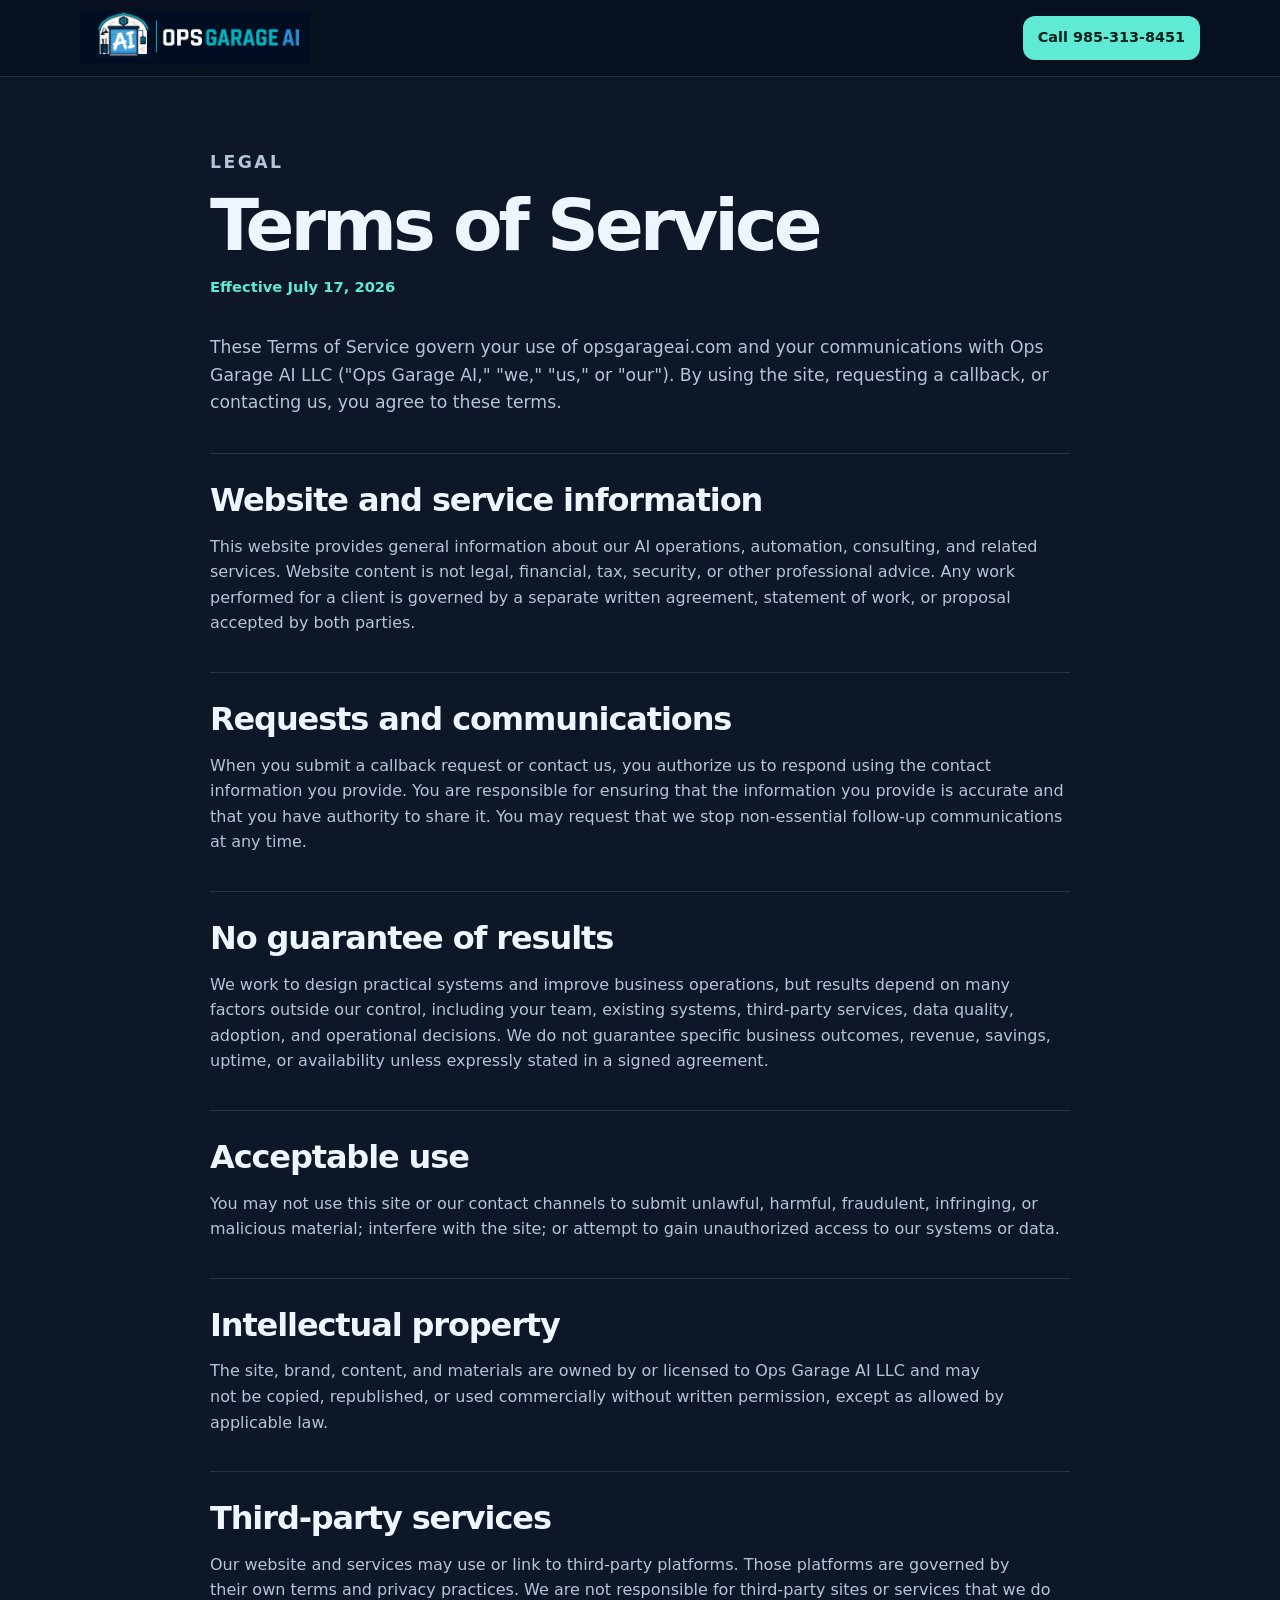
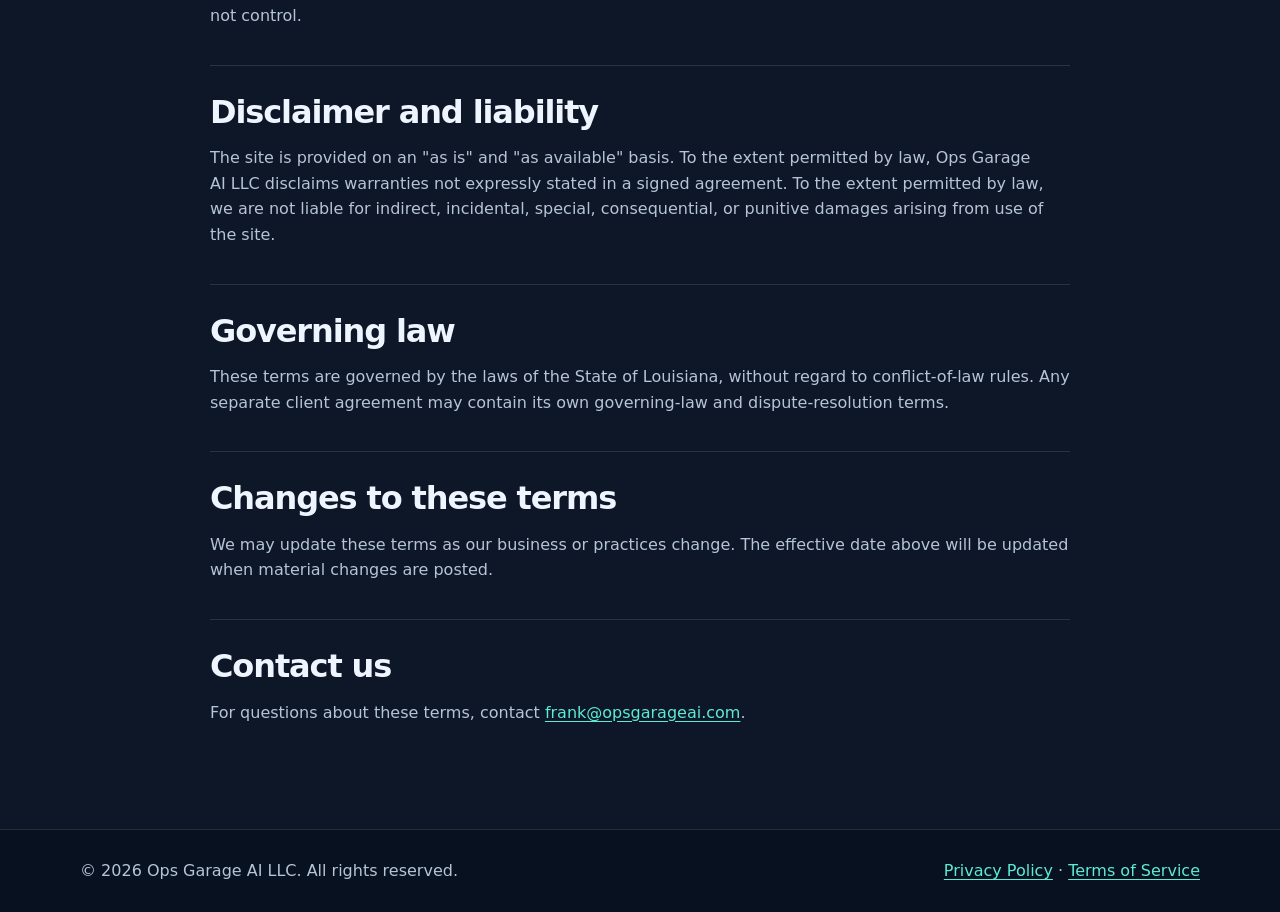
<file: terms/index.html>
<!doctype html>
<html lang="en">
<head>
  <meta charset="utf-8" />
  <meta name="viewport" content="width=device-width, initial-scale=1" />
  <title>Terms of Service | Ops Garage AI</title>
  <meta name="description" content="Terms of Service for Ops Garage AI LLC." />
  <link rel="canonical" href="https://opsgarageai.com/terms/" />
  <link rel="icon" href="/assets/ops-garage-mark.svg" type="image/svg+xml" />
  <link rel="stylesheet" href="/styles.css?v=20260808-conversion2" />
</head>
<body class="legal-page">
  <header class="site-header">
    <nav class="nav container" aria-label="Main navigation">
      <a class="brand" href="/" aria-label="Ops Garage AI home">
        <img class="brand-lockup" src="/assets/ops-garage-ai-logo.png?v=20260720-clean1" alt="Ops Garage AI" />
      </a>
      <a class="button button-small" href="tel:+19853138451">Call 985-313-8451</a>
    </nav>
  </header>

  <main class="legal-main">
    <article class="container legal-document">
      <p class="eyebrow">Legal</p>
      <h1>Terms of Service</h1>
      <p class="legal-effective">Effective July 17, 2026</p>
      <p>These Terms of Service govern your use of opsgarageai.com and your communications with Ops Garage AI LLC ("Ops Garage AI," "we," "us," or "our"). By using the site, requesting a callback, or contacting us, you agree to these terms.</p>

      <section>
        <h2>Website and service information</h2>
        <p>This website provides general information about our AI operations, automation, consulting, and related services. Website content is not legal, financial, tax, security, or other professional advice. Any work performed for a client is governed by a separate written agreement, statement of work, or proposal accepted by both parties.</p>
      </section>

      <section>
        <h2>Requests and communications</h2>
        <p>When you submit a callback request or contact us, you authorize us to respond using the contact information you provide. You are responsible for ensuring that the information you provide is accurate and that you have authority to share it. You may request that we stop non-essential follow-up communications at any time.</p>
      </section>

      <section>
        <h2>No guarantee of results</h2>
        <p>We work to design practical systems and improve business operations, but results depend on many factors outside our control, including your team, existing systems, third-party services, data quality, adoption, and operational decisions. We do not guarantee specific business outcomes, revenue, savings, uptime, or availability unless expressly stated in a signed agreement.</p>
      </section>

      <section>
        <h2>Acceptable use</h2>
        <p>You may not use this site or our contact channels to submit unlawful, harmful, fraudulent, infringing, or malicious material; interfere with the site; or attempt to gain unauthorized access to our systems or data.</p>
      </section>

      <section>
        <h2>Intellectual property</h2>
        <p>The site, brand, content, and materials are owned by or licensed to Ops Garage AI LLC and may not be copied, republished, or used commercially without written permission, except as allowed by applicable law.</p>
      </section>

      <section>
        <h2>Third-party services</h2>
        <p>Our website and services may use or link to third-party platforms. Those platforms are governed by their own terms and privacy practices. We are not responsible for third-party sites or services that we do not control.</p>
      </section>

      <section>
        <h2>Disclaimer and liability</h2>
        <p>The site is provided on an "as is" and "as available" basis. To the extent permitted by law, Ops Garage AI LLC disclaims warranties not expressly stated in a signed agreement. To the extent permitted by law, we are not liable for indirect, incidental, special, consequential, or punitive damages arising from use of the site.</p>
      </section>

      <section>
        <h2>Governing law</h2>
        <p>These terms are governed by the laws of the State of Louisiana, without regard to conflict-of-law rules. Any separate client agreement may contain its own governing-law and dispute-resolution terms.</p>
      </section>

      <section>
        <h2>Changes to these terms</h2>
        <p>We may update these terms as our business or practices change. The effective date above will be updated when material changes are posted.</p>
      </section>

      <section>
        <h2>Contact us</h2>
        <p>For questions about these terms, contact <!--email_off--><a href="mailto:frank@opsgarageai.com">frank@opsgarageai.com</a><!--/email_off-->.</p>
      </section>
    </article>
  </main>

  <footer class="site-footer">
    <div class="container footer-grid">
      <p>© <span id="year"></span> Ops Garage AI LLC. All rights reserved.</p>
      <p><a href="/privacy/">Privacy Policy</a> <span aria-hidden="true">·</span> <a href="/terms/">Terms of Service</a></p>
    </div>
  </footer>
  <script src="/app.js?v=20260717-legal1" defer></script>
</body>
</html>
</file>
<file: styles.css>
:root {
  --bg: #08111f;
  --bg-2: #0d1b2e;
  --text: #eef5ff;
  --muted: #b6c4d7;
  --line: rgba(255,255,255,.12);
  --card: rgba(255,255,255,.06);
  --card-2: rgba(255,255,255,.09);
  --accent: #5eead4;
  --accent-2: #93c5fd;
  --paper: #0d1727;
  --ink: #eef5ff;
  --ink-muted: #b6c4d7;
  --shadow: 0 24px 70px rgba(0,0,0,.24);
  --radius: 16px;
  font-family: Inter, ui-sans-serif, system-ui, -apple-system, BlinkMacSystemFont, "Segoe UI", sans-serif;
}

* { box-sizing: border-box; }
html { scroll-behavior: smooth; }
body {
  margin: 0;
  background: var(--bg);
  color: var(--text);
  line-height: 1.6;
  -webkit-font-smoothing: antialiased;
  text-rendering: optimizeLegibility;
}
a { color: inherit; text-decoration: none; }
img { max-width: 100%; display: block; }
h1, h2, h3 { text-wrap: balance; }
p, li { text-wrap: pretty; }
a:focus-visible,
button:focus-visible,
summary:focus-visible {
  outline: 3px solid var(--accent-2);
  outline-offset: 4px;
}
.container { width: min(1120px, calc(100% - 40px)); margin: 0 auto; }
.skip-link { position: absolute; left: -999px; top: 12px; background: var(--accent); color: #06201b; padding: 10px 14px; border-radius: 999px; z-index: 100; }
.skip-link:focus { left: 12px; }
.site-header {
  position: sticky;
  top: 0;
  z-index: 50;
  background: rgba(8,17,31,.9);
  backdrop-filter: blur(14px);
  border-bottom: 1px solid var(--line);
}
.nav { height: 76px; display: flex; align-items: center; justify-content: space-between; gap: 24px; }
.brand { display: flex; align-items: center; gap: 12px; font-weight: 800; letter-spacing: -.02em; }
.brand-logo { width: 42px; height: 42px; border-radius: 12px; }
.brand-lockup { width: 230px; height: 54px; object-fit: cover; object-position: center; border-radius: 0; background: var(--bg); }
.brand-text { font-size: 1.05rem; }
.nav-menu { display: flex; align-items: center; gap: 22px; color: var(--muted); font-size: .96rem; }
.nav-menu a:hover { color: var(--text); }
.nav-toggle { display: none; background: transparent; border: 0; padding: 8px; }
.nav-toggle span:not(.sr-only) { display: block; width: 24px; height: 2px; margin: 5px 0; background: var(--text); }
.sr-only { position: absolute; width: 1px; height: 1px; padding: 0; margin: -1px; overflow: hidden; clip: rect(0,0,0,0); border: 0; }

.button { display: inline-flex; align-items: center; justify-content: center; min-height: 48px; padding: 0 20px; border-radius: 12px; background: var(--accent); color: #06201b; font-weight: 800; border: 1px solid transparent; cursor: pointer; transition: transform .15s ease, background-color .15s ease, border-color .15s ease; }
.button:hover { transform: translateY(-1px); background: #7ff5e2; }
.button:active { transform: scale(.96); }
.button-secondary { background: transparent; color: var(--text); border-color: var(--line); }
.button-secondary:hover { background: rgba(255,255,255,.08); }
.button-small { min-height: 44px; padding: 0 14px; font-size: .9rem; }

.hero { padding: 76px 0 64px; background: radial-gradient(circle at 20% 20%, rgba(94,234,212,.16), transparent 34%), radial-gradient(circle at 80% 10%, rgba(147,197,253,.12), transparent 30%); }
.hero-grid { display: grid; grid-template-columns: minmax(0, 1.05fr) minmax(340px, .72fr); gap: 56px; align-items: center; }
.eyebrow { margin: 0 0 12px; color: var(--accent); text-transform: uppercase; letter-spacing: .14em; font-size: .78rem; font-weight: 900; }
h1, h2, h3, p { overflow-wrap: anywhere; }
h1 { margin: 0; max-width: 760px; font-size: clamp(2.8rem, 6vw, 5rem); line-height: 1; letter-spacing: -.06em; }
h2 { margin: 0; font-size: clamp(2rem, 4vw, 3.2rem); line-height: 1.05; letter-spacing: -.05em; }
h3 { margin: 0 0 10px; font-size: 1.16rem; letter-spacing: -.02em; }
.hero-subtitle, .lead { color: var(--muted); font-size: 1.15rem; max-width: 720px; }
.hero-subtitle { max-width: 660px; }
.hero-actions { display: flex; flex-wrap: wrap; gap: 12px; margin: 30px 0 18px; }
.phone-cta { margin: 0; color: var(--muted); }
.phone-cta a { color: var(--accent); font-weight: 800; text-decoration: underline; text-underline-offset: 3px; }
.hero-card { min-width: 0; }
.outcome-card { background: linear-gradient(155deg, rgba(255,255,255,.085), rgba(255,255,255,.035)); border: 1px solid rgba(94,234,212,.26); border-radius: 20px; padding: 30px; box-shadow: var(--shadow); }
.outcome-kicker { margin: 0 0 10px; color: var(--accent); font-size: .78rem; font-weight: 900; letter-spacing: .12em; text-transform: uppercase; }
.outcome-card h2 { font-size: clamp(1.8rem, 3vw, 2.45rem); line-height: 1.05; }
.outcome-list { list-style: none; margin: 28px 0 0; padding: 0; display: grid; gap: 18px; }
.outcome-list li { display: grid; grid-template-columns: 36px 1fr; gap: 14px; align-items: start; }
.outcome-list li > span { color: var(--accent); font-size: .8rem; font-weight: 900; font-variant-numeric: tabular-nums; }
.outcome-list strong, .outcome-list small { display: block; }
.outcome-list strong { color: var(--text); }
.outcome-list small { margin-top: 2px; color: var(--muted); font-size: .94rem; line-height: 1.5; }
.assurance-section { padding: 24px 0; background: #0b1728; border-top: 1px solid var(--line); border-bottom: 1px solid var(--line); }
.assurance-grid { display: grid; grid-template-columns: repeat(3, minmax(0, 1fr)); }
.assurance-grid > div { padding: 10px 24px; border-right: 1px solid var(--line); }
.assurance-grid > div:first-child { padding-left: 0; }
.assurance-grid > div:last-child { padding-right: 0; border-right: 0; }
.assurance-grid strong, .assurance-grid span { display: block; }
.assurance-grid strong { color: var(--text); font-size: .94rem; }
.assurance-grid span { margin-top: 3px; color: var(--muted); font-size: .86rem; line-height: 1.45; }

.section { padding: 76px 0; background: var(--paper); color: var(--ink); }
.section-muted { background: #122137; }
.section-dark { background: var(--bg-2); color: var(--text); }
.split { display: grid; grid-template-columns: .8fr 1fr; gap: 44px; align-items: start; }
.section .eyebrow { color: var(--accent); }
.section-dark .eyebrow { color: var(--accent); }
.section .lead { color: var(--ink-muted); margin: 0; }
.section-dark .lead { color: var(--muted); }
.section-heading { margin-bottom: 34px; max-width: 760px; }
.section-heading .lead { margin-top: 18px; }
.cards { display: grid; gap: 18px; }
.cards-3 { grid-template-columns: repeat(3, minmax(0, 1fr)); }
.card, .feature-grid article, .pricing-card { background: #16263d; border: 1px solid rgba(255,255,255,.1); border-radius: var(--radius); padding: 24px; box-shadow: 0 12px 28px rgba(0,0,0,.14); }
.card p, .feature-grid p, .pricing-card li { color: var(--ink-muted); }
.card p { margin-bottom: 0; }
.timeline { list-style: none; margin: 0; padding: 0; display: grid; gap: 16px; }
.timeline li { display: grid; grid-template-columns: 74px 1fr; gap: 18px; border: 1px solid var(--line); border-radius: var(--radius); padding: 22px; background: rgba(255,255,255,.05); }
.timeline span { color: var(--accent); font-weight: 900; font-size: 1.35rem; }
.timeline p { color: var(--muted); margin: 0; }
.feature-grid { display: grid; grid-template-columns: repeat(2, minmax(0, 1fr)); gap: 18px; }
.pricing-grid { display: grid; grid-template-columns: 1fr 420px; gap: 42px; align-items: center; }
.price { font-size: 2rem; margin: 12px 0; font-weight: 900; color: var(--accent); }
.pricing-card ul { padding-left: 20px; margin: 18px 0 24px; }
.faq-section { background: #0b1728; }
.faq-grid { display: grid; grid-template-columns: minmax(0, .75fr) minmax(0, 1.1fr); gap: 64px; align-items: start; }
.faq-list { display: grid; gap: 12px; }
.faq-list details { border: 1px solid var(--line); border-radius: 14px; background: rgba(255,255,255,.035); overflow: hidden; }
.faq-list summary { min-height: 56px; padding: 16px 52px 16px 18px; color: var(--text); font-weight: 800; cursor: pointer; position: relative; list-style: none; }
.faq-list summary::-webkit-details-marker { display: none; }
.faq-list summary::after { content: "+"; position: absolute; right: 18px; top: 50%; transform: translateY(-50%); color: var(--accent); font-size: 1.35rem; font-weight: 500; }
.faq-list details[open] summary::after { content: "−"; }
.faq-list p { margin: 0; padding: 0 18px 18px; color: var(--muted); }
.section-contact { padding: 72px 0; }
.contact-panel { display: flex; align-items: center; justify-content: space-between; gap: 48px; }
.contact-copy { max-width: 720px; }
.contact-copy .lead { margin: 20px 0 0; }
.contact-actions { flex: 0 0 auto; display: grid; gap: 14px; min-width: 230px; text-align: center; }
.contact-call-link { color: var(--accent); font-weight: 800; text-decoration: underline; text-underline-offset: 4px; }
.contact-form { display: grid; gap: 16px; background: white; border-radius: var(--radius); padding: 24px; box-shadow: 0 14px 34px rgba(16,24,39,.08); }
label { color: var(--ink); font-weight: 800; display: grid; gap: 7px; }
input, textarea { width: 100%; border: 1px solid rgba(16,24,39,.18); border-radius: 14px; padding: 13px 14px; font: inherit; color: var(--ink); background: #fff; }
input:focus, textarea:focus { outline: 3px solid rgba(94,234,212,.35); border-color: #047a70; }
.form-note { margin: 0; color: var(--ink-muted); font-size: .9rem; }
.site-footer { padding: 28px 0; border-top: 1px solid var(--line); color: var(--muted); }
.footer-grid { display: flex; justify-content: space-between; gap: 20px; flex-wrap: wrap; }
.footer-grid p { margin: 0; }
.mobile-call-button { display: none; }
.intake-main { min-height: calc(100vh - 150px); background: radial-gradient(circle at 20% 10%, rgba(94,234,212,.15), transparent 34%), var(--paper); color: var(--ink); padding: 72px 0 88px; }
.intake-intro { max-width: 760px; text-align: center; }
.intake-intro .eyebrow { color: var(--accent); }
.intake-intro .lead { margin: 22px auto 0; color: var(--ink-muted); }
.intake-call { margin: 22px 0 0; color: var(--ink-muted); }
.intake-call a { color: var(--accent); font-weight: 900; text-decoration: underline; }
.intake-form-wrap { max-width: 820px; margin-top: 36px; padding: 16px; background: #16263d; border: 1px solid rgba(255,255,255,.1); border-radius: var(--radius); box-shadow: 0 18px 48px rgba(0,0,0,.22); }
.intake-form-wrap iframe { display: block; width: 100%; min-height: 1180px; border: 0; border-radius: 14px; background: #fff; }
.form-fallback { margin: 14px 4px 0; color: var(--muted); text-align: center; font-size: .9rem; }
.form-fallback a { color: var(--accent); text-decoration: underline; font-weight: 800; }
.campaign-page { background: var(--bg); }
.campaign-hero { padding: 90px 0; background: radial-gradient(circle at 14% 16%, rgba(94,234,212,.2), transparent 32%), radial-gradient(circle at 84% 12%, rgba(147,197,253,.18), transparent 30%), var(--bg); }
.campaign-grid { display: grid; grid-template-columns: minmax(0, 1fr) 390px; gap: 48px; align-items: center; }
.snapshot-card { background: #102039; border: 1px solid rgba(94,234,212,.24); border-radius: var(--radius); padding: 28px; box-shadow: var(--shadow); }
.snapshot-card h2 { font-size: clamp(1.7rem, 3vw, 2.3rem); }
.snapshot-card ul { margin: 22px 0 0; padding-left: 20px; color: var(--muted); }
.snapshot-card li + li { margin-top: 12px; }

@media (max-width: 980px) {
  .nav-toggle { display: block; }
  .nav-menu { position: absolute; left: 20px; right: 20px; top: 76px; display: none; flex-direction: column; align-items: stretch; background: #0b1728; border: 1px solid var(--line); border-radius: 18px; padding: 16px; box-shadow: var(--shadow); }
  .nav-menu.open { display: flex; }
  .hero-grid, .split, .pricing-grid, .campaign-grid, .faq-grid { grid-template-columns: 1fr; }
  .cards-3, .feature-grid { grid-template-columns: 1fr; }
  .hero { padding: 52px 0; }
  .hero-grid { gap: 38px; }
  .campaign-hero { padding: 58px 0; }
  .assurance-grid { grid-template-columns: 1fr; }
  .assurance-grid > div,
  .assurance-grid > div:first-child,
  .assurance-grid > div:last-child { padding: 14px 0; border-right: 0; border-bottom: 1px solid var(--line); }
  .assurance-grid > div:last-child { border-bottom: 0; }
  .faq-grid { gap: 30px; }
  .home-page .site-footer { padding-bottom: 110px; }
  .mobile-call-button { display: block; position: fixed; z-index: 20; left: 16px; right: 16px; bottom: 16px; padding: 15px 20px; border-radius: 12px; background: var(--accent); color: #06201b; text-align: center; font-weight: 900; box-shadow: 0 12px 30px rgba(0,0,0,.24); }
  .intake-main { padding-top: 48px; }
  .intake-form-wrap { width: min(100% - 24px, 820px); padding: 8px; }
  .intake-form-wrap iframe { min-height: 1320px; }
  .brand-lockup { width: 190px; height: 44px; }
  .contact-panel { align-items: flex-start; flex-direction: column; gap: 30px; }
  .contact-actions { width: 100%; }
}


.legal-main {
  background: var(--paper);
  color: var(--ink);
  padding: 72px 0 88px;
}
.legal-document {
  width: min(860px, calc(100% - 40px));
}
.legal-document h1 {
  font-size: clamp(2.6rem, 6vw, 4.5rem);
  letter-spacing: -.055em;
  line-height: 1;
}
.legal-document > p {
  color: var(--ink-muted);
  font-size: 1.08rem;
}
.legal-effective {
  margin: 14px 0 36px;
  color: var(--accent) !important;
  font-size: .92rem !important;
  font-weight: 800;
}
.legal-document section {
  margin-top: 36px;
  padding-top: 30px;
  border-top: 1px solid var(--line);
}
.legal-document h2 {
  font-size: clamp(1.45rem, 3vw, 2rem);
  letter-spacing: -.035em;
}
.legal-document section p,
.legal-document li {
  color: var(--ink-muted);
}
.legal-document ul {
  padding-left: 22px;
}
.legal-document a,
.site-footer a {
  color: var(--accent);
  text-decoration: underline;
  text-underline-offset: 3px;
}
.site-footer a:hover,
.legal-document a:hover {
  color: #7ff5e2;
}

@media (prefers-reduced-motion: reduce) {
  html { scroll-behavior: auto; }
  *, *::before, *::after {
    animation-duration: .01ms !important;
    animation-iteration-count: 1 !important;
    transition-duration: .01ms !important;
    scroll-behavior: auto !important;
  }
}
</file>
